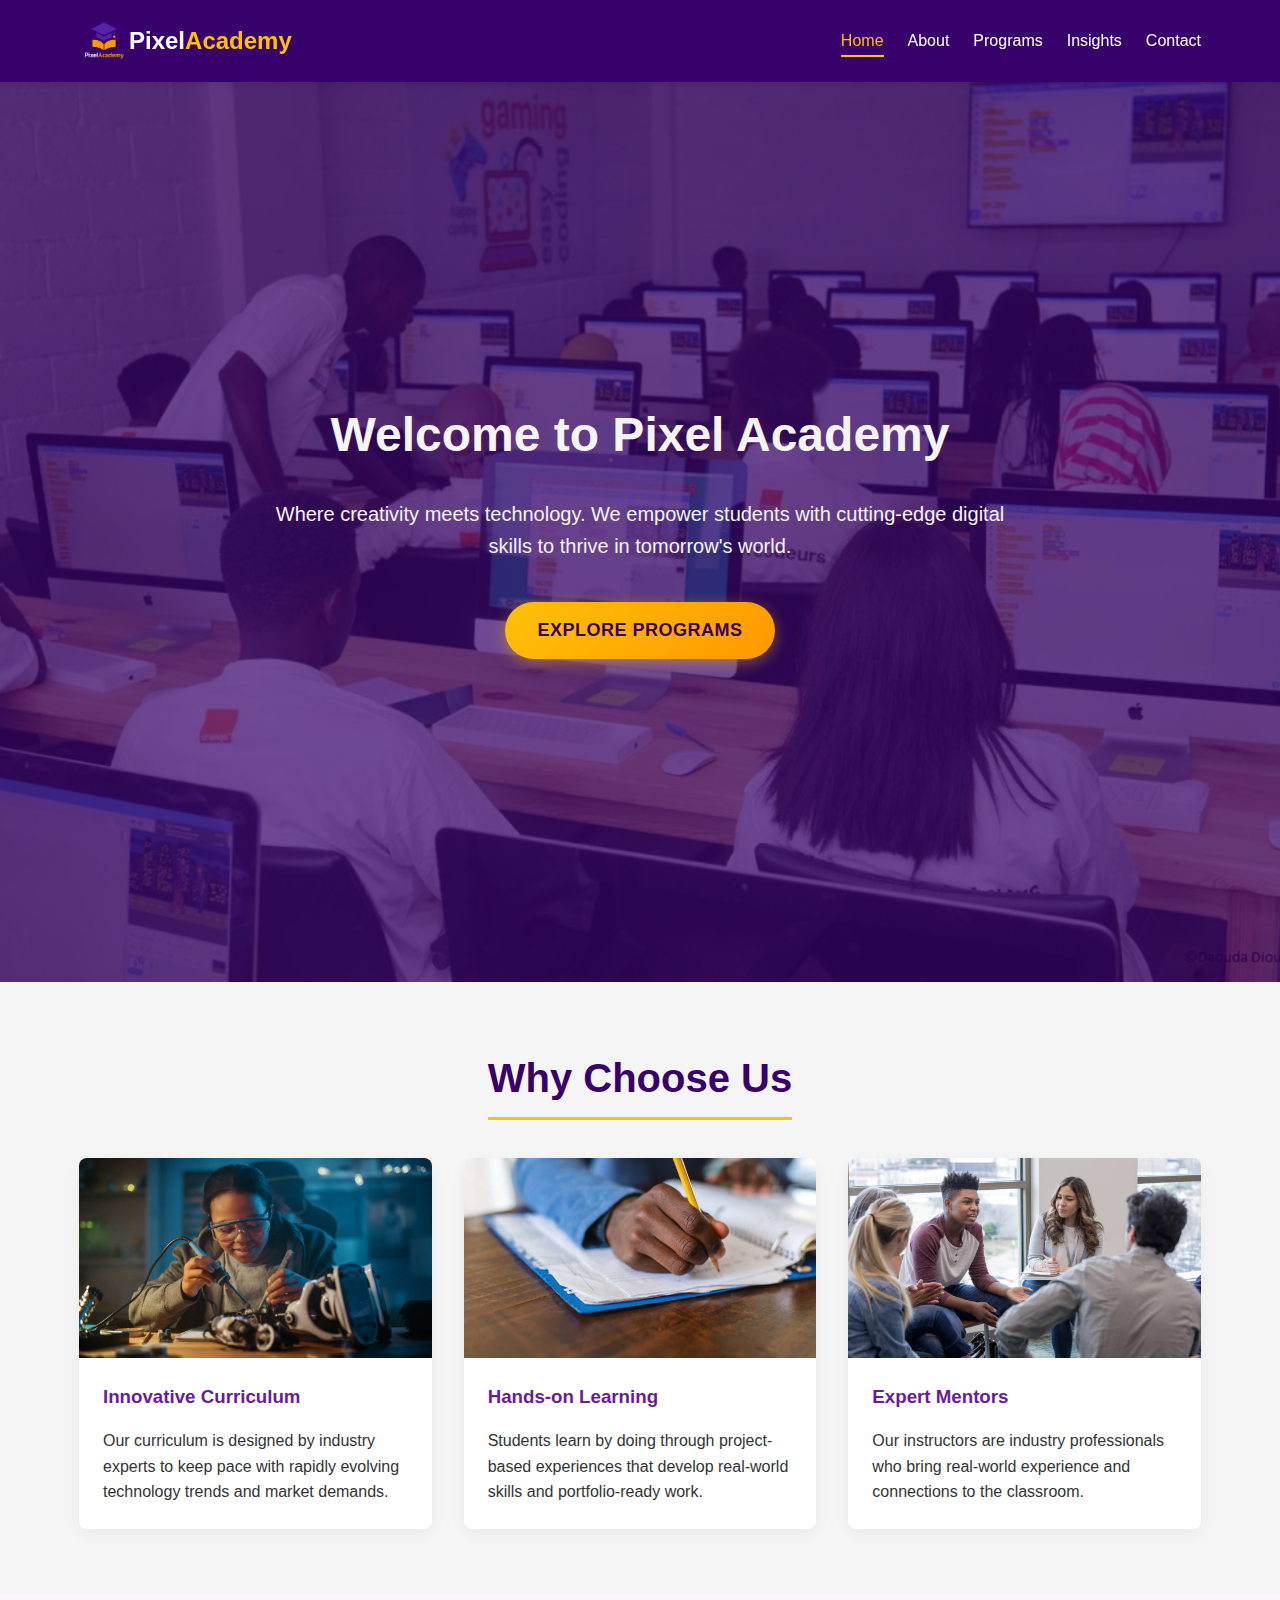
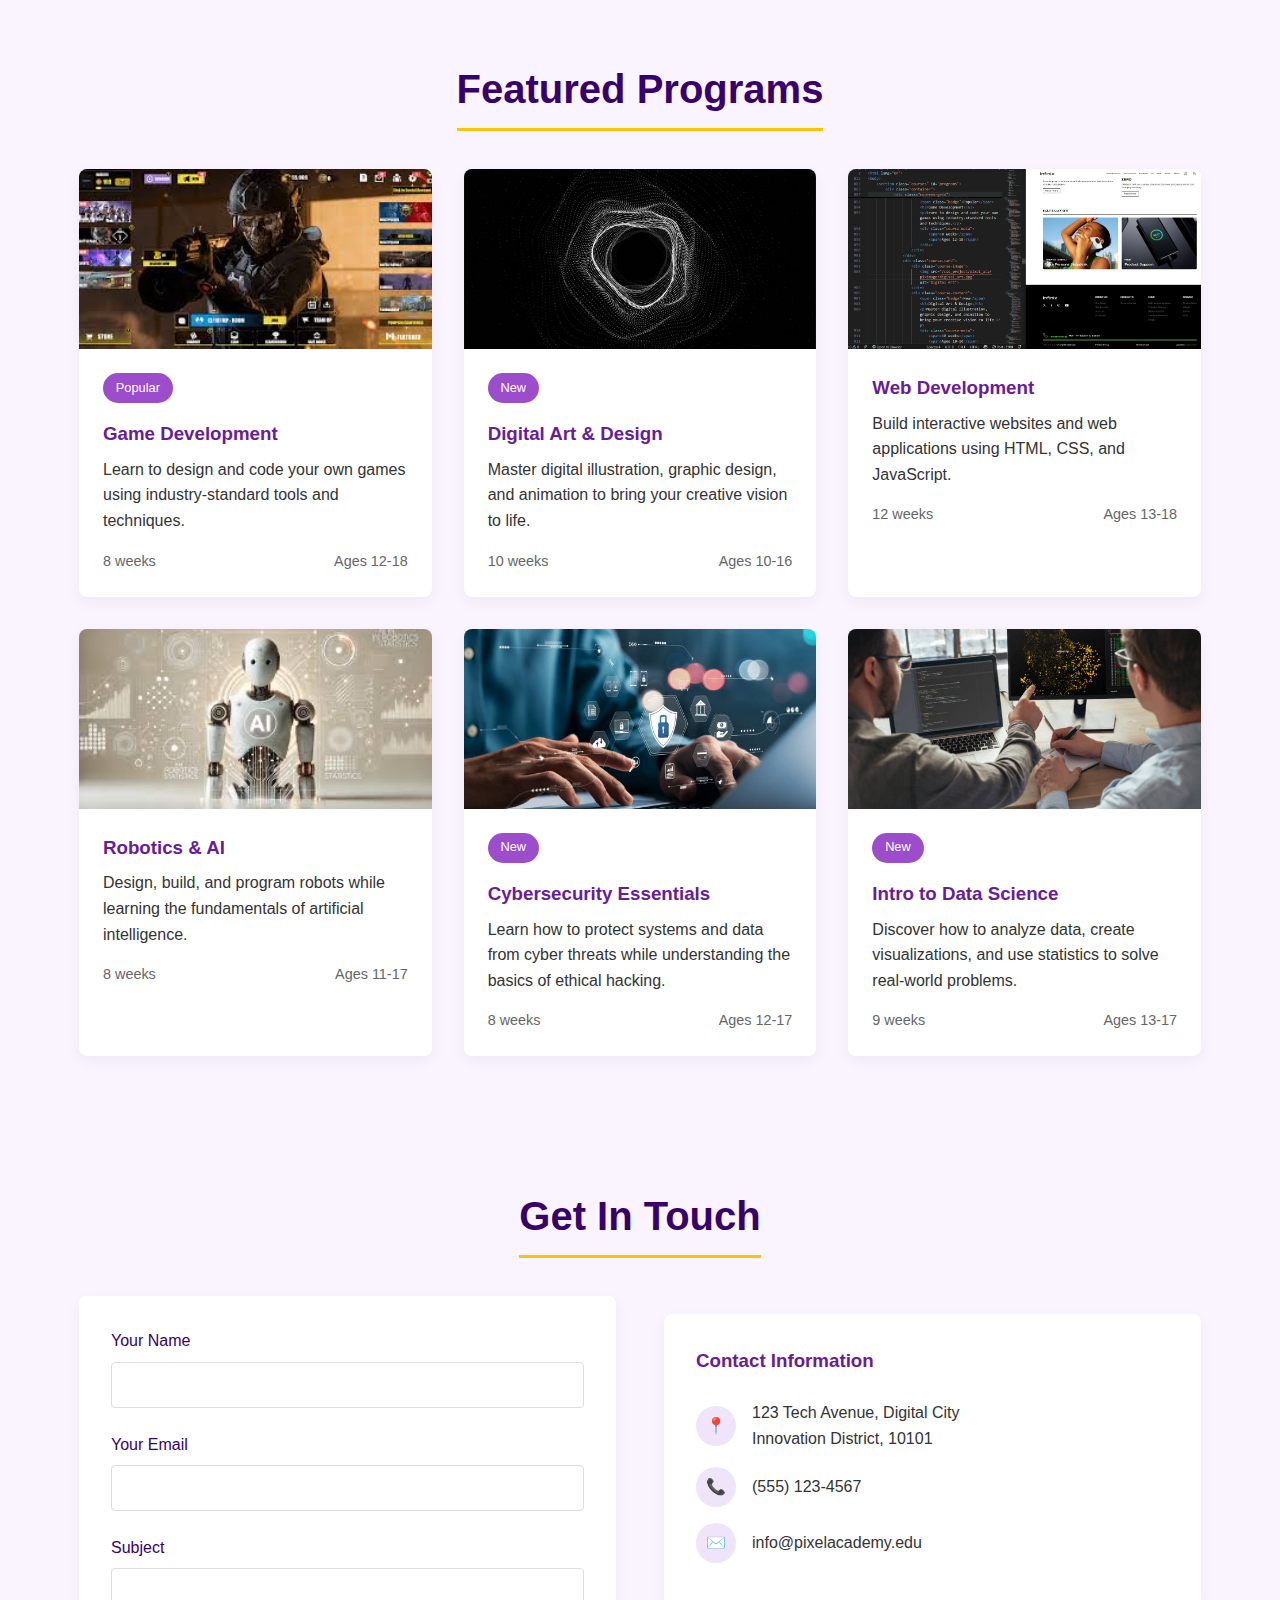
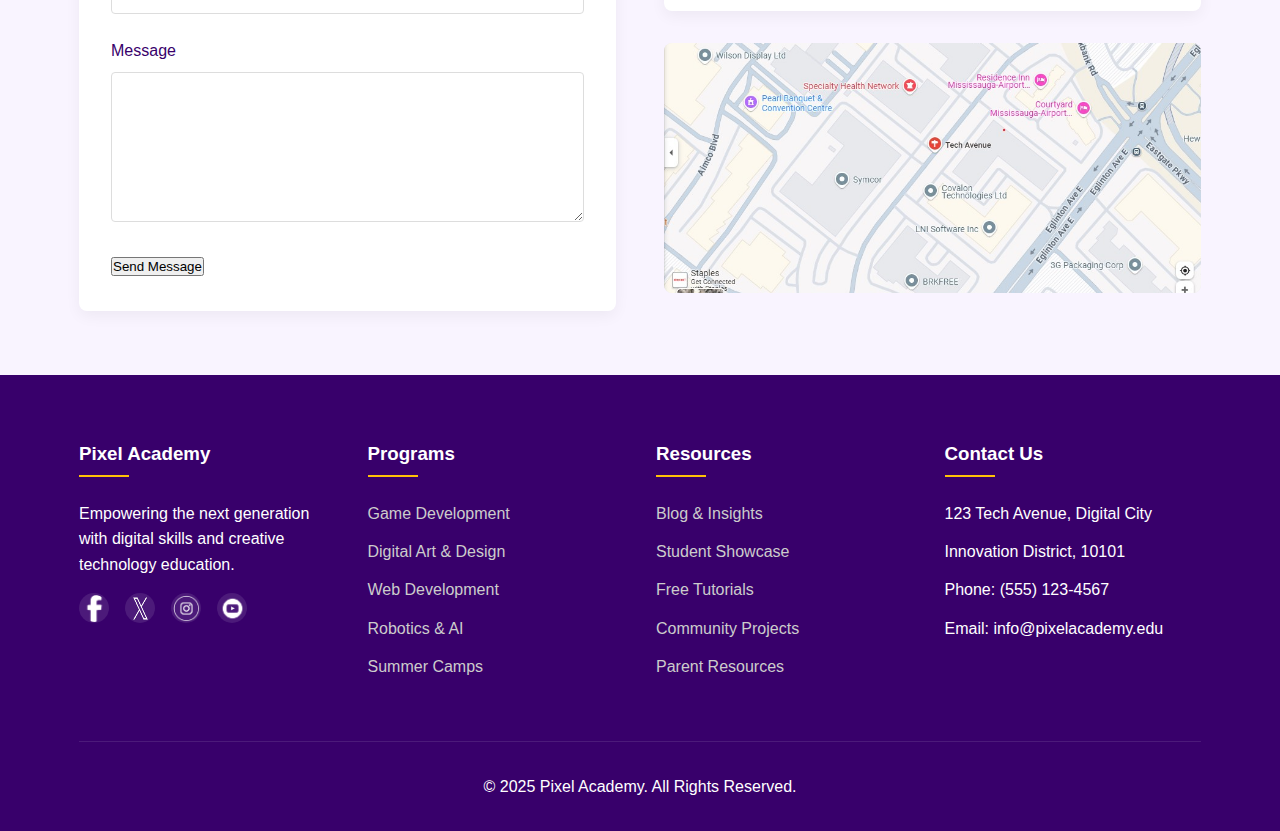
<file: index.html>
<!DOCTYPE html>
<html lang="en">
<head>
    <meta charset="UTF-8">
    <meta name="viewport" content="width=device-width, initial-scale=1.0">
    <title>Pixel Academy</title>
    <link rel="stylesheet" href="style.css">
   <link rel="icon" href="piximage/favc.jpg" type="image/png" />
</head>

<body>

    <nav>
        <div class="container nav-container">
            <a href="index.html" class="logo"><img src="piximage/fav.png" alt="">    Pixel <span>Academy</span> </a>
            <button class="hamburger">☰</button>
            <ul class="nav-links">
                <li><a href="index.html" >Home</a></li>
                <li><a href="about.html">About</a></li>
                <li><a href="programs.html">Programs</a></li>
                <li><a href="insight.html">Insights</a></li>
                <li><a href="contact.html">Contact</a></li>
            </ul>
        </div>
    </nav>
 <section class="hero">
        <img src="piximage/Students learning digital skills.jpg" alt="Pixel Academy Background" class="hero-bg">
        <div class="hero-overlay"></div>
        <div class="hero-content">
            <h1>Welcome to Pixel Academy</h1>
            <p>Where creativity meets technology. We empower students with cutting-edge digital skills to thrive in tomorrow's world.</p>
            <a href="#programs" class="cta-button">Explore Programs</a>
        </div>
    </section>

    <section class="features">
        <div class="container">
            <div class="section-title">
                <h2>Why Choose Us</h2>
            </div>
            <div class="features-grid">
                <div class="feature-card">
                    <div class="feature-image">
                        <img src="piximage/inovation.jpeg" alt="Innovation">
                    </div>
                    <div class="feature-content">
                        <h3>Innovative Curriculum</h3>
                        <p>Our curriculum is designed by industry experts to keep pace with rapidly evolving technology trends and market demands.</p>
                    </div>
                </div>
                <div class="feature-card">
                    <div class="feature-image">
                        <img src="piximage/hand_on_deck.jpg" alt="Hands-on Learning">
                    </div>
                    <div class="feature-content">
                        <h3>Hands-on Learning</h3>
                        <p>Students learn by doing through project-based experiences that develop real-world skills and portfolio-ready work.</p>
                    </div>
                </div>
                <div class="feature-card">
                    <div class="feature-image">
                        <img src="piximage/mentor.jpg" alt="Expert Mentors">
                    </div>
                    <div class="feature-content">
                        <h3>Expert Mentors</h3>
                        <p>Our instructors are industry professionals who bring real-world experience and connections to the classroom.</p>
                    </div>
                </div>
            </div>
        </div>
    </section>

    <section class="courses" id="programs">
        <div class="container">
            <div class="section-title">
                <h2>Featured Programs</h2>
            </div>
            <div class="courses-grid">
                <div class="course-card">
                    <div class="course-image">
                        <img src="piximage/game_dev.jpeg" alt="Game Development">
                    </div>
                    <div class="course-content">
                        <span class="badge">Popular</span>
                        <h3>Game Development</h3>
                        <p>Learn to design and code your own games using industry-standard tools and techniques.</p>
                        <div class="course-meta">
                            <span>8 weeks</span>
                            <span>Ages 12-18</span>
                        </div>
                    </div>
                </div>
                <div class="course-card">
                    <div class="course-image">
                        <img src="piximage/digital_art.jpg" alt="Digital Art">
                    </div>
                    <div class="course-content">
                        <span class="badge">New</span>
                        <h3>Digital Art & Design</h3>
                        <p>Master digital illustration, graphic design, and animation to bring your creative vision to life.</p>
                        <div class="course-meta">
                            <span>10 weeks</span>
                            <span>Ages 10-16</span>
                        </div>
                    </div>
                </div>
                <div class="course-card">
                    <div class="course-image">
                        <img src="piximage/web_dev.jpg" alt="Web Development">
                    </div>
                    <div class="course-content">
                        <h3>Web Development</h3>
                        <p>Build interactive websites and web applications using HTML, CSS, and JavaScript.</p>
                        <div class="course-meta">
                            <span>12 weeks</span>
                            <span>Ages 13-18</span>
                        </div>
                    </div>
                </div>
                <div class="course-card">
                    <div class="course-image">
                        <img src="piximage/robotics.jpeg" alt="Robotics">
                    </div>
                    <div class="course-content">
                        <h3>Robotics & AI</h3>
                        <p>Design, build, and program robots while learning the fundamentals of artificial intelligence.</p>
                        <div class="course-meta">
                            <span>8 weeks</span>
                            <span>Ages 11-17</span>
                        </div>
                    </div>
                </div>

                <div class="course-card">
    <div class="course-image">
        <img src="piximage/cyber.jpg" alt="Cybersecurity">
    </div>
    <div class="course-content">
        <span class="badge">New</span>
        <h3>Cybersecurity Essentials</h3>
        <p>Learn how to protect systems and data from cyber threats while understanding the basics of ethical hacking.</p>
        <div class="course-meta">
            <span>8 weeks</span>
            <span>Ages 12-17</span>
        </div>
    </div>
</div>

<div class="course-card">
    <div class="course-image">
        <img src="piximage/data_sci.jpg" alt="Data Science">
    </div>
    <div class="course-content">
        <span class="badge">New</span>
        <h3>Intro to Data Science</h3>
        <p>Discover how to analyze data, create visualizations, and use statistics to solve real-world problems.</p>
        <div class="course-meta">
            <span>9 weeks</span>
            <span>Ages 13-17</span>
        </div>
    </div>
</div>

            </div>
        </div>
    </section>

    <section class="contact-section" id="contact">
        <div class="container">
            <div class="section-title">
                <h2>Get In Touch</h2>
            </div>
            <div class="contact-grid">
                <div class="contact-form">
                    <form>
                        <div class="form-group">
                            <label for="name">Your Name</label>
                            <input type="text" id="name" class="form-control" required>
                        </div>
                        <div class="form-group">
                            <label for="email">Your Email</label>
                            <input type="email" id="email" class="form-control" required>
                        </div>
                        <div class="form-group">
                            <label for="subject">Subject</label>
                            <input type="text" id="subject" class="form-control" required>
                        </div>
                        <div class="form-group">
                            <label for="message">Message</label>
                            <textarea id="message" class="form-control" required></textarea>
                        </div>
                        <button type="submit" class="btn">Send Message</button>
                    </form>
                </div>
                <div class="contact-info">
                    <div class="contact-card">
                        <h3>Contact Information</h3>
                        <div class="contact-item">
                            <div class="contact-icon">📍</div>
                            <div>
                                <p>123 Tech Avenue, Digital City</p>
                                <p>Innovation District, 10101</p>
                            </div>
                        </div>
                        <div class="contact-item">
                            <div class="contact-icon">📞</div>
                            <div>
                                <p>(555) 123-4567</p>
                            </div>
                        </div>
                        <div class="contact-item">
                            <div class="contact-icon">✉️</div>
                            <div>
                                <p>info@pixelacademy.edu</p>
                            </div>
                        </div>
                    </div>
                    <div class="map">
                        <!-- Map placeholder -->
                        <img src="piximage/map.jpg" alt="Map location" style="width:100%; height:100%; object-fit:cover;">
                    </div>
                </div>
            </div>
        </div>
    </section>


    <!-- Footer -->
    <footer>
        <div class="container">
            <div class="footer-grid">
                <div class="footer-column">
                    <h3>Pixel Academy</h3>
                    <p>Empowering the next generation with digital skills and creative technology education.</p>
                    <div class="social-links">
                        <a href="#" class="social-link"><img src="piximage/facebook.png" alt=""></a>
                        <a href="#" class="social-link"><img src="piximage/x.png" alt=""></a>
                        <a href="#" class="social-link"><img src="piximage/ig.png" alt=""></a>
                        <a href="#" class="social-link"><img src="piximage/youtube.png" alt=""></a>
                    </div>
                </div>
                <div class="footer-column">
                    <h3>Programs</h3>
                    <ul class="footer-links">
                        <li><a href="#">Game Development</a></li>
                        <li><a href="#">Digital Art & Design</a></li>
                        <li><a href="#">Web Development</a></li>
                        <li><a href="#">Robotics & AI</a></li>
                        <li><a href="#">Summer Camps</a></li>
                    </ul>
                </div>
                <div class="footer-column">
                    <h3>Resources</h3>
                    <ul class="footer-links">
                        <li><a href="#">Blog & Insights</a></li>
                        <li><a href="#">Student Showcase</a></li>
                        <li><a href="#">Free Tutorials</a></li>
                        <li><a href="#">Community Projects</a></li>
                        <li><a href="#">Parent Resources</a></li>
                    </ul>
                </div>
                <div class="footer-column">
                    <h3>Contact Us</h3>
                    <ul class="footer-links">
                        <li>123 Tech Avenue, Digital City</li>
                        <li>Innovation District, 10101</li>
                        <li>Phone: (555) 123-4567</li>
                        <li>Email: info@pixelacademy.edu</li>
                    </ul>
                </div>
            </div>
            <div class="footer-bottom">
                <p>&copy; 2025 Pixel Academy. All Rights Reserved.</p>
            </div>
        </div>
    </footer>

    <script>
       // Simple JavaScript to handle hamburger menu toggle
document.addEventListener('DOMContentLoaded', function() {
    // Get elements
    const hamburger = document.querySelector('.hamburger');
    const navLinks = document.querySelector('.nav-links');
    const navItems = document.querySelectorAll('.nav-links a');
    
    // Toggle mobile menu when hamburger is clicked
    hamburger.addEventListener('click', function() {
        navLinks.classList.toggle('active');
    });
    
    // Highlight active navigation link based on current page
    const currentPage = window.location.pathname.split('/').pop() || 'index.html';
    
    navItems.forEach(item => {
        // Add active class to current page link
        if (item.getAttribute('href') === currentPage) {
            item.classList.add('active');
        }
        
        // Close mobile menu when a link is clicked
        item.addEventListener('click', function() {
            navLinks.classList.remove('active');
        });
    });
});
        
    </script>
</body>
</html>
</file>
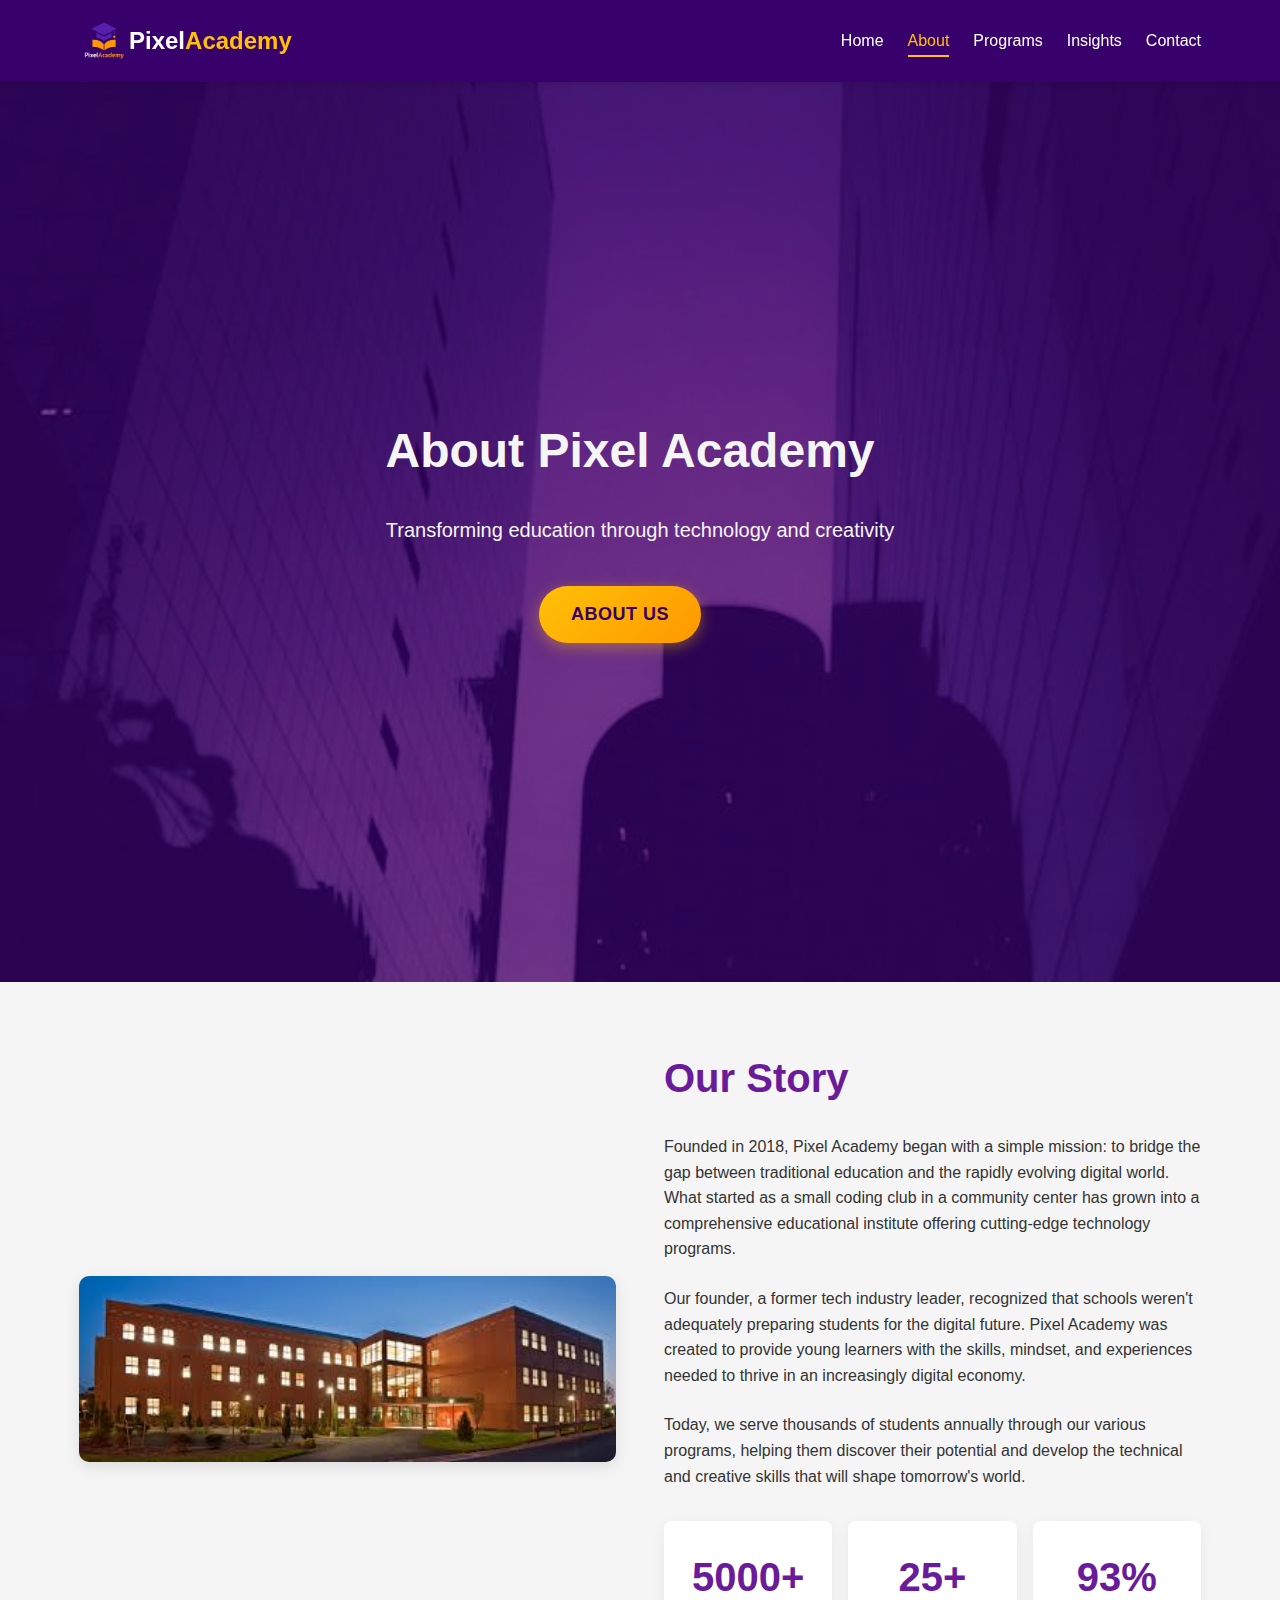
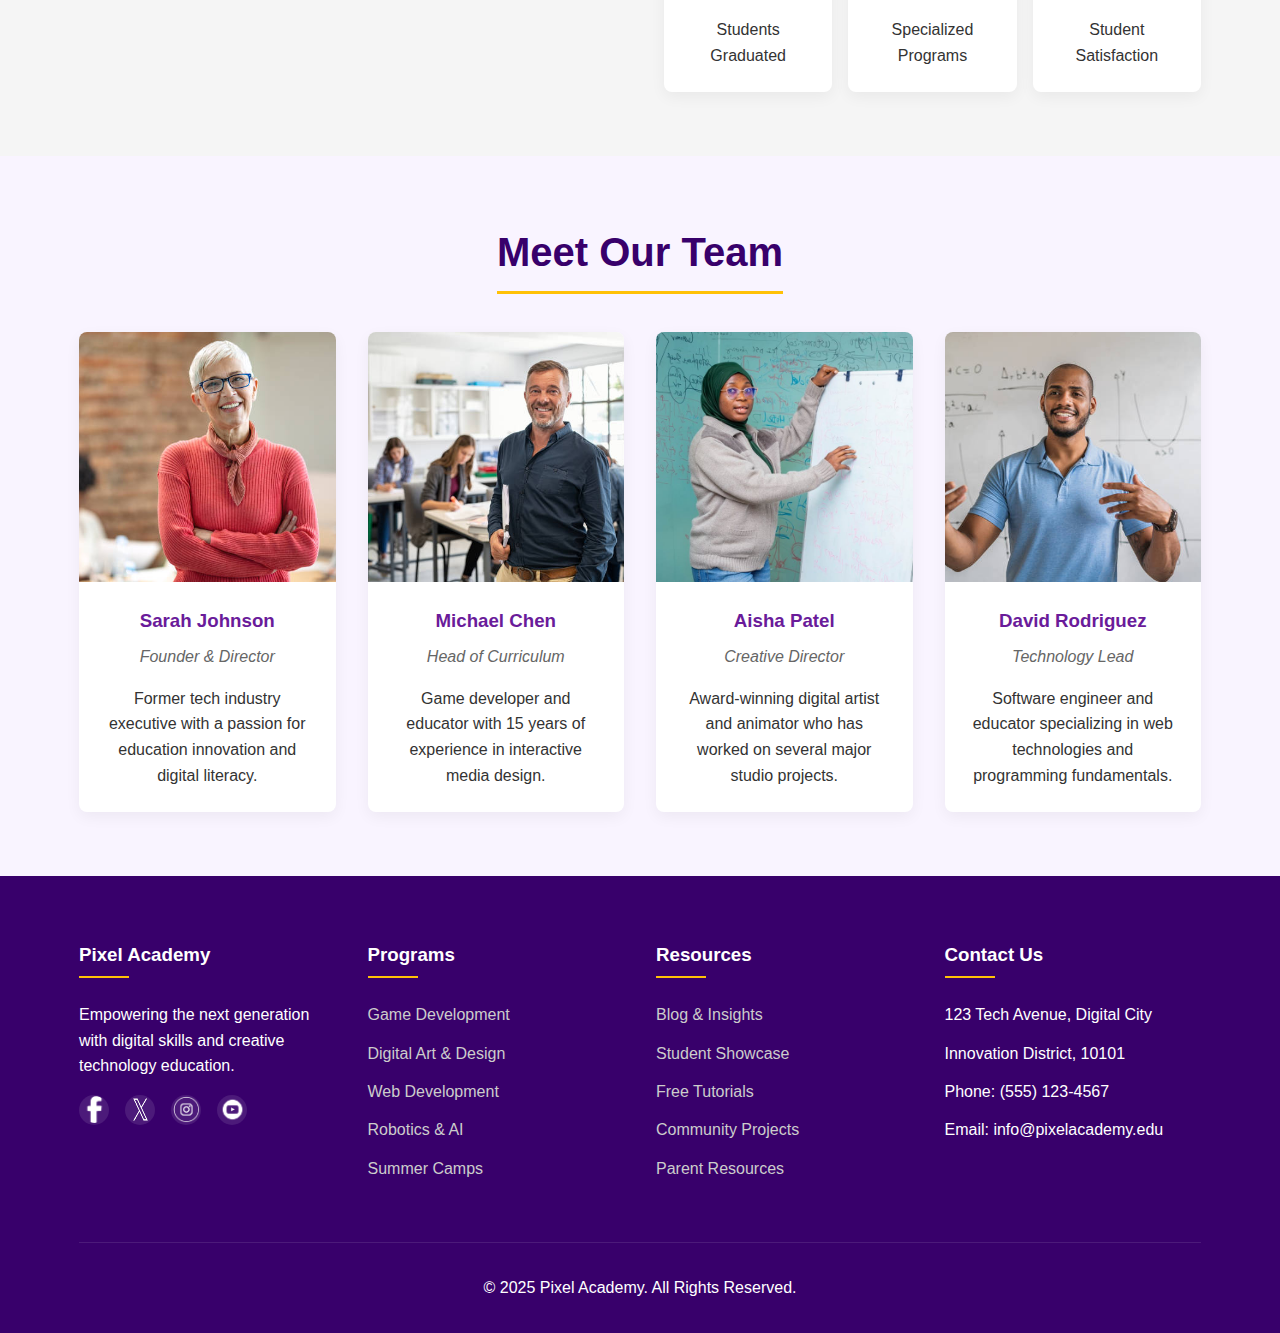
<file: about.html>
<!DOCTYPE html>
<html lang="en">
<head>
    <meta charset="UTF-8">
    <meta name="viewport" content="width=device-width, initial-scale=1.0">
    <title>Pixel Academy</title>
    <link rel="stylesheet" href="style.css">
    <link rel="icon" href="piximage/favc.jpg" type="image/png" />
</head>
<body>
    <style>
        .hero-content h1{
         
            padding-right: 20px;
    }
    .cta-button{
        margin-right: 40px;
    }
    @media screen and (max-width: 480px) {
       .hero-content p {
            font-size: 1.25rem;
            margin-bottom: 2.5rem;
            line-height: 1.6;
            padding-right: 35px;
            
        }

     }
    </style>
    <nav>
        <div class="container nav-container">
           <a href="index.html" class="logo"><img src="piximage/fav.png" alt="">    Pixel <span>Academy</span> </a>
            <button class="hamburger">☰</button>
            <ul class="nav-links">
                <li><a href="index.html" >Home</a></li>
                <li><a href="about.html">About</a></li>
                <li><a href="programs.html">Programs</a></li>
                <li><a href="insight.html">Insights</a></li>
                <li><a href="contact.html">Contact</a></li>
            </ul>
        </div>
    </nav>
          <section class="hero">
        <img src="piximage/about.jpeg" alt="Pixel Academy Background" class="hero-bg">
        <div class="hero-overlay"></div>
        <div class="hero-content">
            <h1>About Pixel Academy</h1>
                <p>Transforming education through technology and creativity</p>
            <a href="#about" class="cta-button">About us</a>
        </div>
    </section>

        <section class="about-section"id="about">
            <div class="container">
                <div class="about-content">
                    <div class="about-image">
                        <img src="piximage/academy.jpeg" alt="About Pixel Academy">
                    </div>
                    <div class="about-text">
                        <h2>Our Story</h2>
                        <p>Founded in 2018, Pixel Academy began with a simple mission: to bridge the gap between traditional education and the rapidly evolving digital world. What started as a small coding club in a community center has grown into a comprehensive educational institute offering cutting-edge technology programs.</p>
                        <p>Our founder, a former tech industry leader, recognized that schools weren't adequately preparing students for the digital future. Pixel Academy was created to provide young learners with the skills, mindset, and experiences needed to thrive in an increasingly digital economy.</p>
                        <p>Today, we serve thousands of students annually through our various programs, helping them discover their potential and develop the technical and creative skills that will shape tomorrow's world.</p>
                        <div class="stats-grid">
                            <div class="stat-item">
                                <div class="stat-number">5000+</div>
                                <div class="stat-label">Students Graduated</div>
                            </div>
                            <div class="stat-item">
                                <div class="stat-number">25+</div>
                                <div class="stat-label">Specialized Programs</div>
                            </div>
                            <div class="stat-item">
                                <div class="stat-number">93%</div>
                                <div class="stat-label">Student Satisfaction</div>
                            </div>
                        </div>
                    </div>
                </div>
            </div>
        </section>

        <section class="team-section">
            <div class="container">
                <div class="section-title">
                    <h2>Meet Our Team</h2>
                </div>
                <div class="team-grid">
                    <div class="team-card">
                        <div class="team-image">
                            <img src="piximage/team4.jpg" alt="Team Member">
                        </div>
                        <div class="team-content">
                            <h3>Sarah Johnson</h3>
                            <div class="team-position">Founder & Director</div>
                            <p>Former tech industry executive with a passion for education innovation and digital literacy.</p>
                        </div>
                    </div>
                    <div class="team-card">
                        <div class="team-image">
                            <img src="piximage/team1.jpg" alt="Team Member">
                        </div>
                        <div class="team-content">
                            <h3>Michael Chen</h3>
                            <div class="team-position">Head of Curriculum</div>
                            <p>Game developer and educator with 15 years of experience in interactive media design.</p>
                        </div>
                    </div>
                    <div class="team-card">
                        <div class="team-image">
                            <img src="piximage/team3.jpg" alt="Team Member">
                        </div>
                        <div class="team-content">
                            <h3>Aisha Patel</h3>
                            <div class="team-position">Creative Director</div>
                            <p>Award-winning digital artist and animator who has worked on several major studio projects.</p>
                        </div>
                    </div>
                    <div class="team-card">
                        <div class="team-image">
                            <img src="piximage/team2.jpg" alt="Team Member">
                        </div>
                        <div class="team-content">
                            <h3>David Rodriguez</h3>
                            <div class="team-position">Technology Lead</div>
                            <p>Software engineer and educator specializing in web technologies and programming fundamentals.</p>
                        </div>
                    </div>
                </div>
            </div>
        </section>
      <footer>
        <div class="container">
            <div class="footer-grid">
                <div class="footer-column">
                    <h3>Pixel Academy</h3>
                    <p>Empowering the next generation with digital skills and creative technology education.</p>
                    <div class="social-links">
                        <a href="#" class="social-link"><img src="piximage/facebook.png" alt=""></a>
                        <a href="#" class="social-link"><img src="piximage/x.png" alt=""></a>
                        <a href="#" class="social-link"><img src="piximage/ig.png" alt=""></a>
                        <a href="#" class="social-link"><img src="piximage/youtube.png" alt=""></a>
                    </div>
                </div>
                <div class="footer-column">
                    <h3>Programs</h3>
                    <ul class="footer-links">
                        <li><a href="#">Game Development</a></li>
                        <li><a href="#">Digital Art & Design</a></li>
                        <li><a href="#">Web Development</a></li>
                        <li><a href="#">Robotics & AI</a></li>
                        <li><a href="#">Summer Camps</a></li>
                    </ul>
                </div>
                <div class="footer-column">
                    <h3>Resources</h3>
                    <ul class="footer-links">
                        <li><a href="#">Blog & Insights</a></li>
                        <li><a href="#">Student Showcase</a></li>
                        <li><a href="#">Free Tutorials</a></li>
                        <li><a href="#">Community Projects</a></li>
                        <li><a href="#">Parent Resources</a></li>
                    </ul>
                </div>
                <div class="footer-column">
                    <h3>Contact Us</h3>
                    <ul class="footer-links">
                        <li>123 Tech Avenue, Digital City</li>
                        <li>Innovation District, 10101</li>
                        <li>Phone: (555) 123-4567</li>
                        <li>Email: info@pixelacademy.edu</li>
                    </ul>
                </div>
            </div>
            <div class="footer-bottom">
                <p>&copy; 2025 Pixel Academy. All Rights Reserved.</p>
            </div>
        </div>
    </footer>
</body>
<script>
    // Simple JavaScript to handle hamburger menu toggle
document.addEventListener('DOMContentLoaded', function() {
    // Get elements
    const hamburger = document.querySelector('.hamburger');
    const navLinks = document.querySelector('.nav-links');
    const navItems = document.querySelectorAll('.nav-links a');
    
    // Toggle mobile menu when hamburger is clicked
    hamburger.addEventListener('click', function() {
        navLinks.classList.toggle('active');
    });
    
    // Highlight active navigation link based on current page
    const currentPage = window.location.pathname.split('/').pop() || 'index.html';
    
    navItems.forEach(item => {
        // Add active class to current page link
        if (item.getAttribute('href') === currentPage) {
            item.classList.add('active');
        }
        
        // Close mobile menu when a link is clicked
        item.addEventListener('click', function() {
            navLinks.classList.remove('active');
        });
    });
});
</script>
</html>
</file>
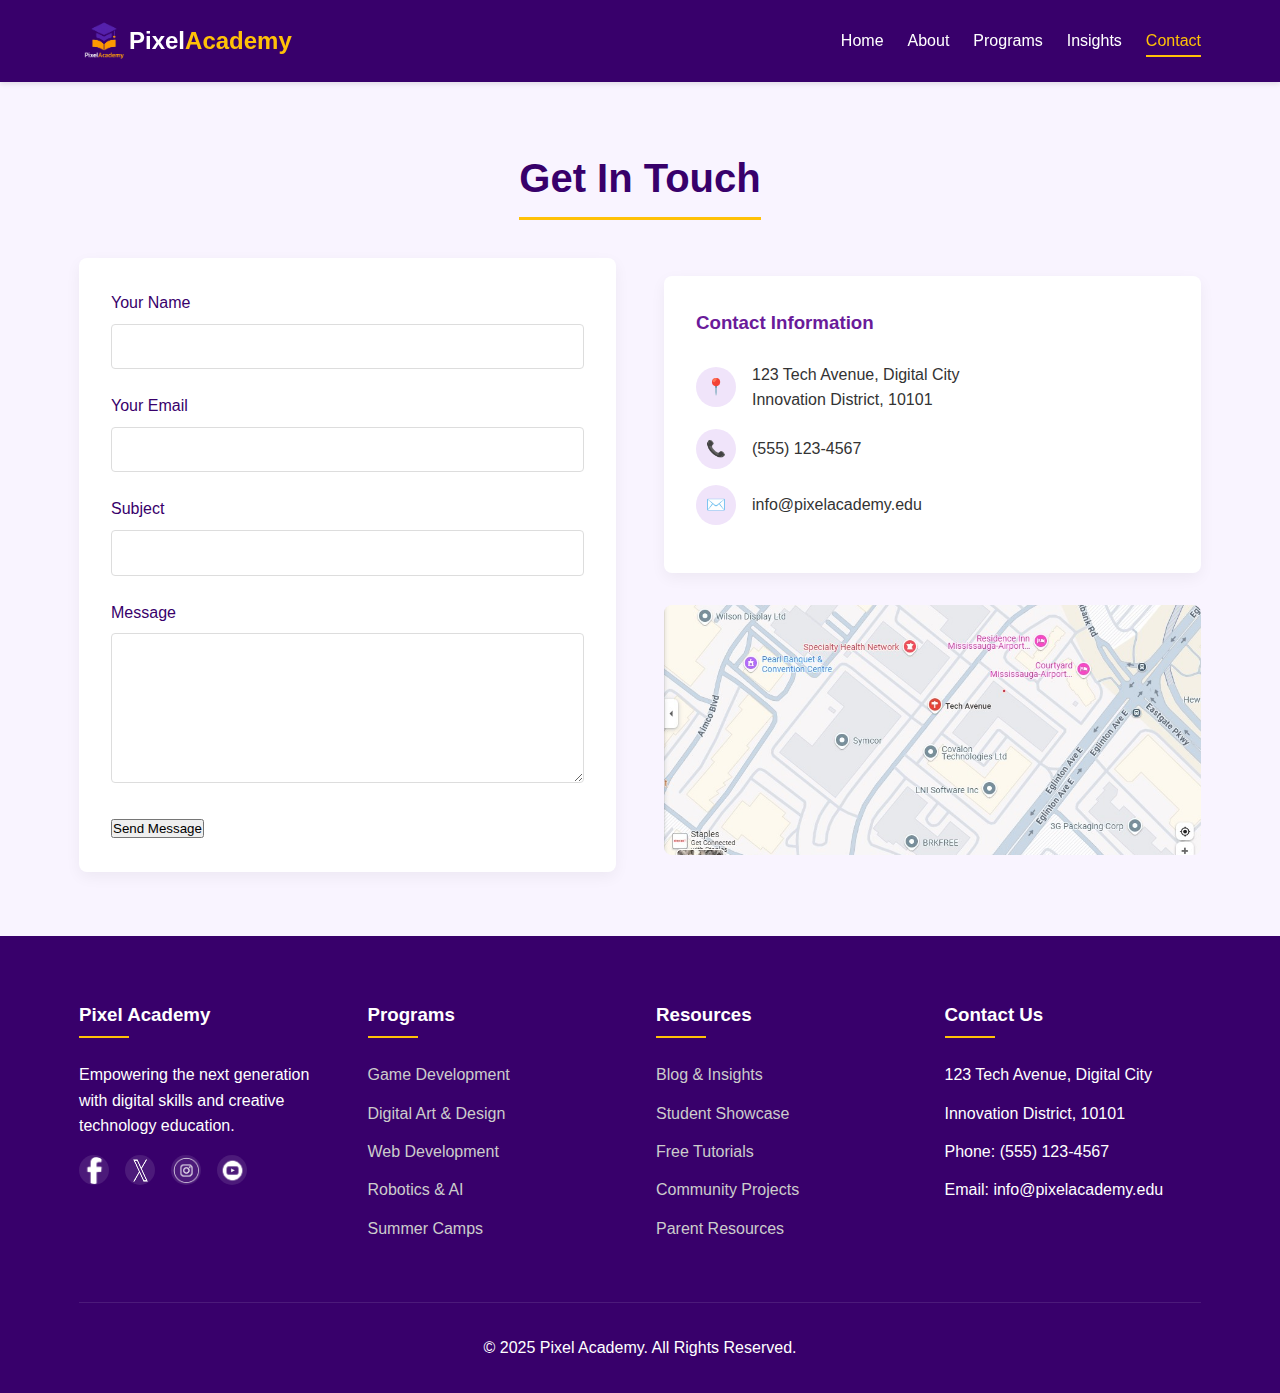
<file: contact.html>
<!DOCTYPE html>
 <html lang="en">
 <head>
    <meta charset="UTF-8">
    <meta name="viewport" content="width=device-width, initial-scale=1.0">
    <title>Pixel Academy</title>
    <link rel="stylesheet" href="style.css">
    <link rel="icon" href="piximage/favc.jpg" type="image/jpg" />
 </head>
 <body>
    <nav>
        <div class="container nav-container">
             <a href="index.html" class="logo"><img src="piximage/fav.png" alt="">    Pixel <span>Academy</span> </a>
            <button class="hamburger">☰</button>
            <ul class="nav-links">
                <li><a href="index.html" >Home</a></li>
                <li><a href="about.html">About</a></li>
                <li><a href="programs.html">Programs</a></li>
                <li><a href="insight.html">Insights</a></li>
                <li><a href="contact.html">Contact</a></li>
            </ul>
        </div>
    </nav>
    <section class="contact-section" id="contact">
        <div class="container">
            <div class="section-title">
                <h2>Get In Touch</h2>
            </div>
            <div class="contact-grid">
                <div class="contact-form">
                    <form>
                        <div class="form-group">
                            <label for="name">Your Name</label>
                            <input type="text" id="name" class="form-control" required>
                        </div>
                        <div class="form-group">
                            <label for="email">Your Email</label>
                            <input type="email" id="email" class="form-control" required>
                        </div>
                        <div class="form-group">
                            <label for="subject">Subject</label>
                            <input type="text" id="subject" class="form-control" required>
                        </div>
                        <div class="form-group">
                            <label for="message">Message</label>
                            <textarea id="message" class="form-control" required></textarea>
                        </div>
                        <button type="submit" class="btn">Send Message</button>
                    </form>
                </div>
                <div class="contact-info">
                    <div class="contact-card">
                        <h3>Contact Information</h3>
                        <div class="contact-item">
                            <div class="contact-icon">📍</div>
                            <div>
                                <p>123 Tech Avenue, Digital City</p>
                                <p>Innovation District, 10101</p>
                            </div>
                        </div>
                        <div class="contact-item">
                            <div class="contact-icon">📞</div>
                            <div>
                                <p>(555) 123-4567</p>
                            </div>
                        </div>
                        <div class="contact-item">
                            <div class="contact-icon">✉️</div>
                            <div>
                                <p>info@pixelacademy.edu</p>
                            </div>
                        </div>
                    </div>
                    <div class="map">
                        <!-- Map placeholder -->
                        <img src="piximage/map.jpg" alt="Map location" style="width:100%; height:100%; object-fit:cover;">
                    </div>
                </div>
            </div>
        </div>
    </section>
       <footer>
        <div class="container">
            <div class="footer-grid">
                <div class="footer-column">
                    <h3>Pixel Academy</h3>
                    <p>Empowering the next generation with digital skills and creative technology education.</p>
                    <div class="social-links">
                        <a href="#" class="social-link"><img src="piximage/facebook.png" alt=""></a>
                        <a href="#" class="social-link"><img src="piximage/x.png" alt=""></a>
                        <a href="#" class="social-link"><img src="piximage/ig.png" alt=""></a>
                        <a href="#" class="social-link"><img src="piximage/youtube.png" alt=""></a>
                    </div>
                </div>
                <div class="footer-column">
                    <h3>Programs</h3>
                    <ul class="footer-links">
                        <li><a href="#">Game Development</a></li>
                        <li><a href="#">Digital Art & Design</a></li>
                        <li><a href="#">Web Development</a></li>
                        <li><a href="#">Robotics & AI</a></li>
                        <li><a href="#">Summer Camps</a></li>
                    </ul>
                </div>
                <div class="footer-column">
                    <h3>Resources</h3>
                    <ul class="footer-links">
                        <li><a href="#">Blog & Insights</a></li>
                        <li><a href="#">Student Showcase</a></li>
                        <li><a href="#">Free Tutorials</a></li>
                        <li><a href="#">Community Projects</a></li>
                        <li><a href="#">Parent Resources</a></li>
                    </ul>
                </div>
                <div class="footer-column">
                    <h3>Contact Us</h3>
                    <ul class="footer-links">
                        <li>123 Tech Avenue, Digital City</li>
                        <li>Innovation District, 10101</li>
                        <li>Phone: (555) 123-4567</li>
                        <li>Email: info@pixelacademy.edu</li>
                    </ul>
                </div>
            </div>
            <div class="footer-bottom">
                <p>&copy; 2025 Pixel Academy. All Rights Reserved.</p>
            </div>
        </div>
    </footer>
 </body>
 <script>
     // Simple JavaScript to handle hamburger menu toggle
document.addEventListener('DOMContentLoaded', function() {
    // Get elements
    const hamburger = document.querySelector('.hamburger');
    const navLinks = document.querySelector('.nav-links');
    const navItems = document.querySelectorAll('.nav-links a');
    
    // Toggle mobile menu when hamburger is clicked
    hamburger.addEventListener('click', function() {
        navLinks.classList.toggle('active');
    });
    
    // Highlight active navigation link based on current page
    const currentPage = window.location.pathname.split('/').pop() || 'index.html';
    
    navItems.forEach(item => {
        // Add active class to current page link
        if (item.getAttribute('href') === currentPage) {
            item.classList.add('active');
        }
        
        // Close mobile menu when a link is clicked
        item.addEventListener('click', function() {
            navLinks.classList.remove('active');
        });
    });
});
                </script>
 </html>
</file>
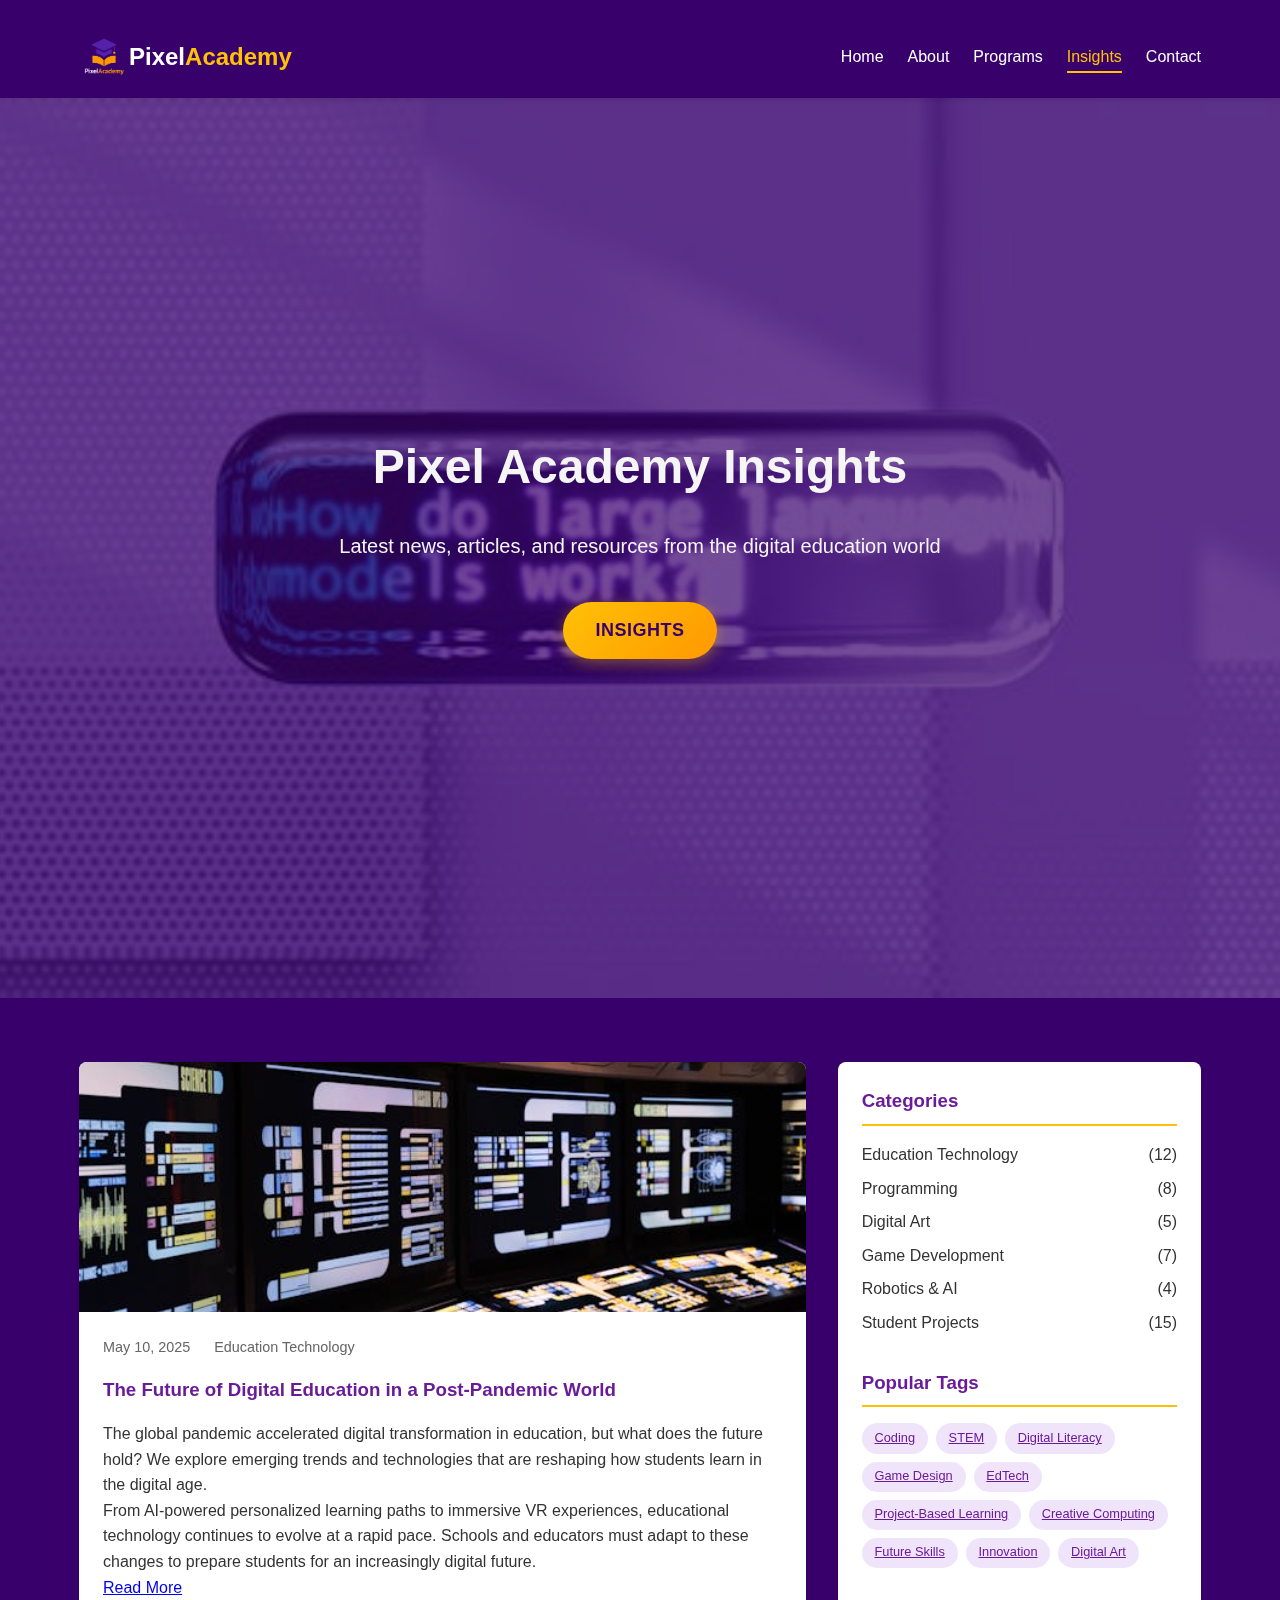
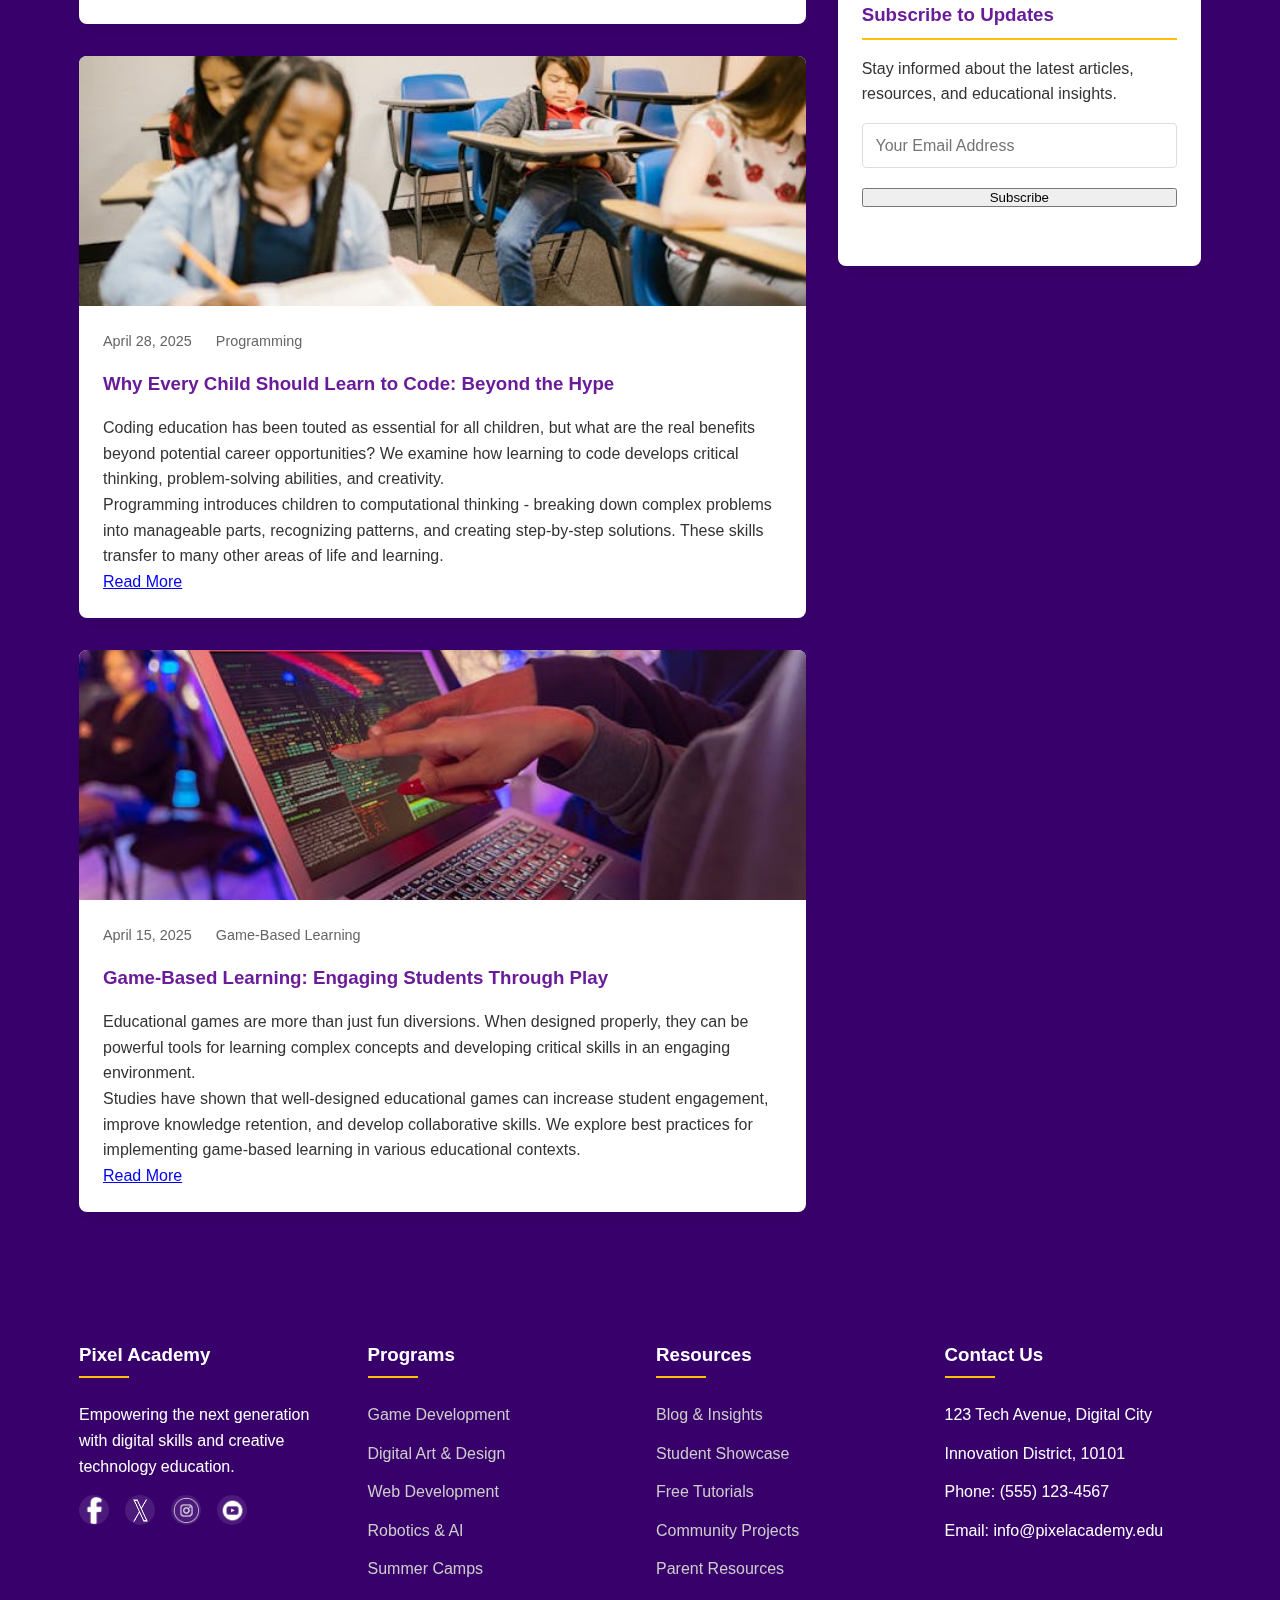
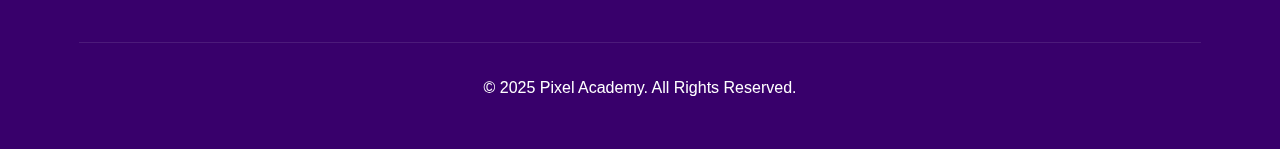
<file: insight.html>
<!DOCTYPE html>
<html lang="en">
<head>
    <meta charset="UTF-8">
    <meta name="viewport" content="width=device-width, initial-scale=1.0">
    <title>Pixel Academy</title>
    <link rel="stylesheet" href="style.css">
    <link rel="icon" href="piximage/favc.jpg" type="image/png" />
</head>
<body>
<nav>
     
       <nav>
        <div class="container nav-container">
             <a href="index.html" class="logo"><img src="piximage/fav.png" alt="">    Pixel <span>Academy</span> </a>
            <button class="hamburger">☰</button>
            <ul class="nav-links">
                <li><a href="index.html">Home</a></li>
                <li><a href="about.html">About</a></li>
                <li><a href="programs.html">Programs</a></li>
                <li><a href="insight.html">Insights</a></li>
                <li><a href="contact.html">Contact</a></li>
            </ul>
        </div>
    </nav>
       <section class="hero">
        <img src="piximage/insight.jpeg" alt="Pixel Academy Background" class="hero-bg">
        <div class="hero-overlay"></div>
        <div class="hero-content">
            <h1>Pixel Academy Insights</h1>
                <p>Latest news, articles, and resources from the digital education world</p>
            <a href="#ins" class="cta-button">insights</a>
        </div>
    </section>

        <section class="insights-section"  id="ins">
            <div class="container">
                <div class="insights-grid">
                    <div class="main-insights">
                        <div class="insight-card">
                            <div class="insight-image">
                                <img src="piximage/digital_future.jpeg" alt="Future of Digital Education">
                            </div>
                            <div class="insight-content">
                                <div class="insight-meta">
                                    <span>May 10, 2025</span>
                                    <span>Education Technology</span>
                                </div>
                                <h3>The Future of Digital Education in a Post-Pandemic World</h3>
                                <p>The global pandemic accelerated digital transformation in education, but what does the future hold? We explore emerging trends and technologies that are reshaping how students learn in the digital age.</p>
                                <p>From AI-powered personalized learning paths to immersive VR experiences, educational technology continues to evolve at a rapid pace. Schools and educators must adapt to these changes to prepare students for an increasingly digital future.</p>
                                <a href="#" class="btn">Read More</a>
                            </div>
                        </div>
                        
                        <div class="insight-card">
                            <div class="insight-image">
                                <img src="piximage/child.jpeg" alt="Coding for Kids">
                            </div>
                            <div class="insight-content">
                                <div class="insight-meta">
                                    <span>April 28, 2025</span>
                                    <span>Programming</span>
                                </div>
                                <h3>Why Every Child Should Learn to Code: Beyond the Hype</h3>
                                <p>Coding education has been touted as essential for all children, but what are the real benefits beyond potential career opportunities? We examine how learning to code develops critical thinking, problem-solving abilities, and creativity.</p>
                                <p>Programming introduces children to computational thinking - breaking down complex problems into manageable parts, recognizing patterns, and creating step-by-step solutions. These skills transfer to many other areas of life and learning.</p>
                                <a href="#" class="btn">Read More</a>
                            </div>
                        </div>
                        
                        <div class="insight-card">
                            <div class="insight-image">
                                <img src="piximage/mobile_games.jpeg" alt="Game-Based Learning">
                            </div>
                            <div class="insight-content">
                                <div class="insight-meta">
                                    <span>April 15, 2025</span>
                                    <span>Game-Based Learning</span>
                                </div>
                                <h3>Game-Based Learning: Engaging Students Through Play</h3>
                                <p>Educational games are more than just fun diversions. When designed properly, they can be powerful tools for learning complex concepts and developing critical skills in an engaging environment.</p>
                                <p>Studies have shown that well-designed educational games can increase student engagement, improve knowledge retention, and develop collaborative skills. We explore best practices for implementing game-based learning in various educational contexts.</p>
                                <a href="#" class="btn">Read More</a>
                            </div>
                        </div>
                    </div>
                    
                    <div class="insight-sidebar">
                        <div class="sidebar-section">
                            <h3>Categories</h3>
                            <ul class="category-list">
                                <li><a href="#">Education Technology <span>(12)</span></a></li>
                                <li><a href="#">Programming <span>(8)</span></a></li>
                                <li><a href="#">Digital Art <span>(5)</span></a></li>
                                <li><a href="#">Game Development <span>(7)</span></a></li>
                                <li><a href="#">Robotics & AI <span>(4)</span></a></li>
                                <li><a href="#">Student Projects <span>(15)</span></a></li>
                            </ul>
                        </div>
                        
                        <div class="sidebar-section">
                            <h3>Popular Tags</h3>
                            <div class="tag-cloud">
                                <a href="#" class="tag">Coding</a>
                                <a href="#" class="tag">STEM</a>
                                <a href="#" class="tag">Digital Literacy</a>
                                <a href="#" class="tag">Game Design</a>
                                <a href="#" class="tag">EdTech</a>
                                <a href="#" class="tag">Project-Based Learning</a>
                                <a href="#" class="tag">Creative Computing</a>
                                <a href="#" class="tag">Future Skills</a>
                                <a href="#" class="tag">Innovation</a>
                                <a href="#" class="tag">Digital Art</a>
                            </div>
                        </div>
                        
                        <div class="sidebar-section">
                            <h3>Subscribe to Updates</h3>
                            <p>Stay informed about the latest articles, resources, and educational insights.</p>
                            <form class="form-group" style="margin-top: 1rem;">
                                <input type="email" class="form-control" placeholder="Your Email Address" style="margin-bottom: 1rem;">
                                <button class="btn" style="width: 100%;">Subscribe</button>
                            </form>
                        </div>
                    </div>
                </div>
            </div>
        </section>
     <footer>
        <div class="container">
            <div class="footer-grid">
                <div class="footer-column">
                    <h3>Pixel Academy</h3>
                    <p>Empowering the next generation with digital skills and creative technology education.</p>
                    <div class="social-links">
                        <a href="#" class="social-link"><img src="piximage/facebook.png" alt=""></a>
                        <a href="#" class="social-link"><img src="piximage/x.png" alt=""></a>
                        <a href="#" class="social-link"><img src="piximage/ig.png" alt=""></a>
                        <a href="#" class="social-link"><img src="piximage/youtube.png" alt=""></a>
                    </div>
                </div>
                <div class="footer-column">
                    <h3>Programs</h3>
                    <ul class="footer-links">
                        <li><a href="#">Game Development</a></li>
                        <li><a href="#">Digital Art & Design</a></li>
                        <li><a href="#">Web Development</a></li>
                        <li><a href="#">Robotics & AI</a></li>
                        <li><a href="#">Summer Camps</a></li>
                    </ul>
                </div>
                <div class="footer-column">
                    <h3>Resources</h3>
                    <ul class="footer-links">
                        <li><a href="#">Blog & Insights</a></li>
                        <li><a href="#">Student Showcase</a></li>
                        <li><a href="#">Free Tutorials</a></li>
                        <li><a href="#">Community Projects</a></li>
                        <li><a href="#">Parent Resources</a></li>
                    </ul>
                </div>
                <div class="footer-column">
                    <h3>Contact Us</h3>
                    <ul class="footer-links">
                        <li>123 Tech Avenue, Digital City</li>
                        <li>Innovation District, 10101</li>
                        <li>Phone: (555) 123-4567</li>
                        <li>Email: info@pixelacademy.edu</li>
                    </ul>
                </div>
            </div>
            <div class="footer-bottom">
                <p>&copy; 2025 Pixel Academy. All Rights Reserved.</p>
            </div>
        </div>
    </footer>

</body>
<script>
    // Simple JavaScript to handle hamburger menu toggle
document.addEventListener('DOMContentLoaded', function() {
    // Get elements
    const hamburger = document.querySelector('.hamburger');
    const navLinks = document.querySelector('.nav-links');
    const navItems = document.querySelectorAll('.nav-links a');
    
    // Toggle mobile menu when hamburger is clicked
    hamburger.addEventListener('click', function() {
        navLinks.classList.toggle('active');
    });
    
    // Highlight active navigation link based on current page
    const currentPage = window.location.pathname.split('/').pop() || 'index.html';
    
    navItems.forEach(item => {
        // Add active class to current page link
        if (item.getAttribute('href') === currentPage) {
            item.classList.add('active');
        }
        
        // Close mobile menu when a link is clicked
        item.addEventListener('click', function() {
            navLinks.classList.remove('active');
        });
    });
});
                </script>
</html>
</file>
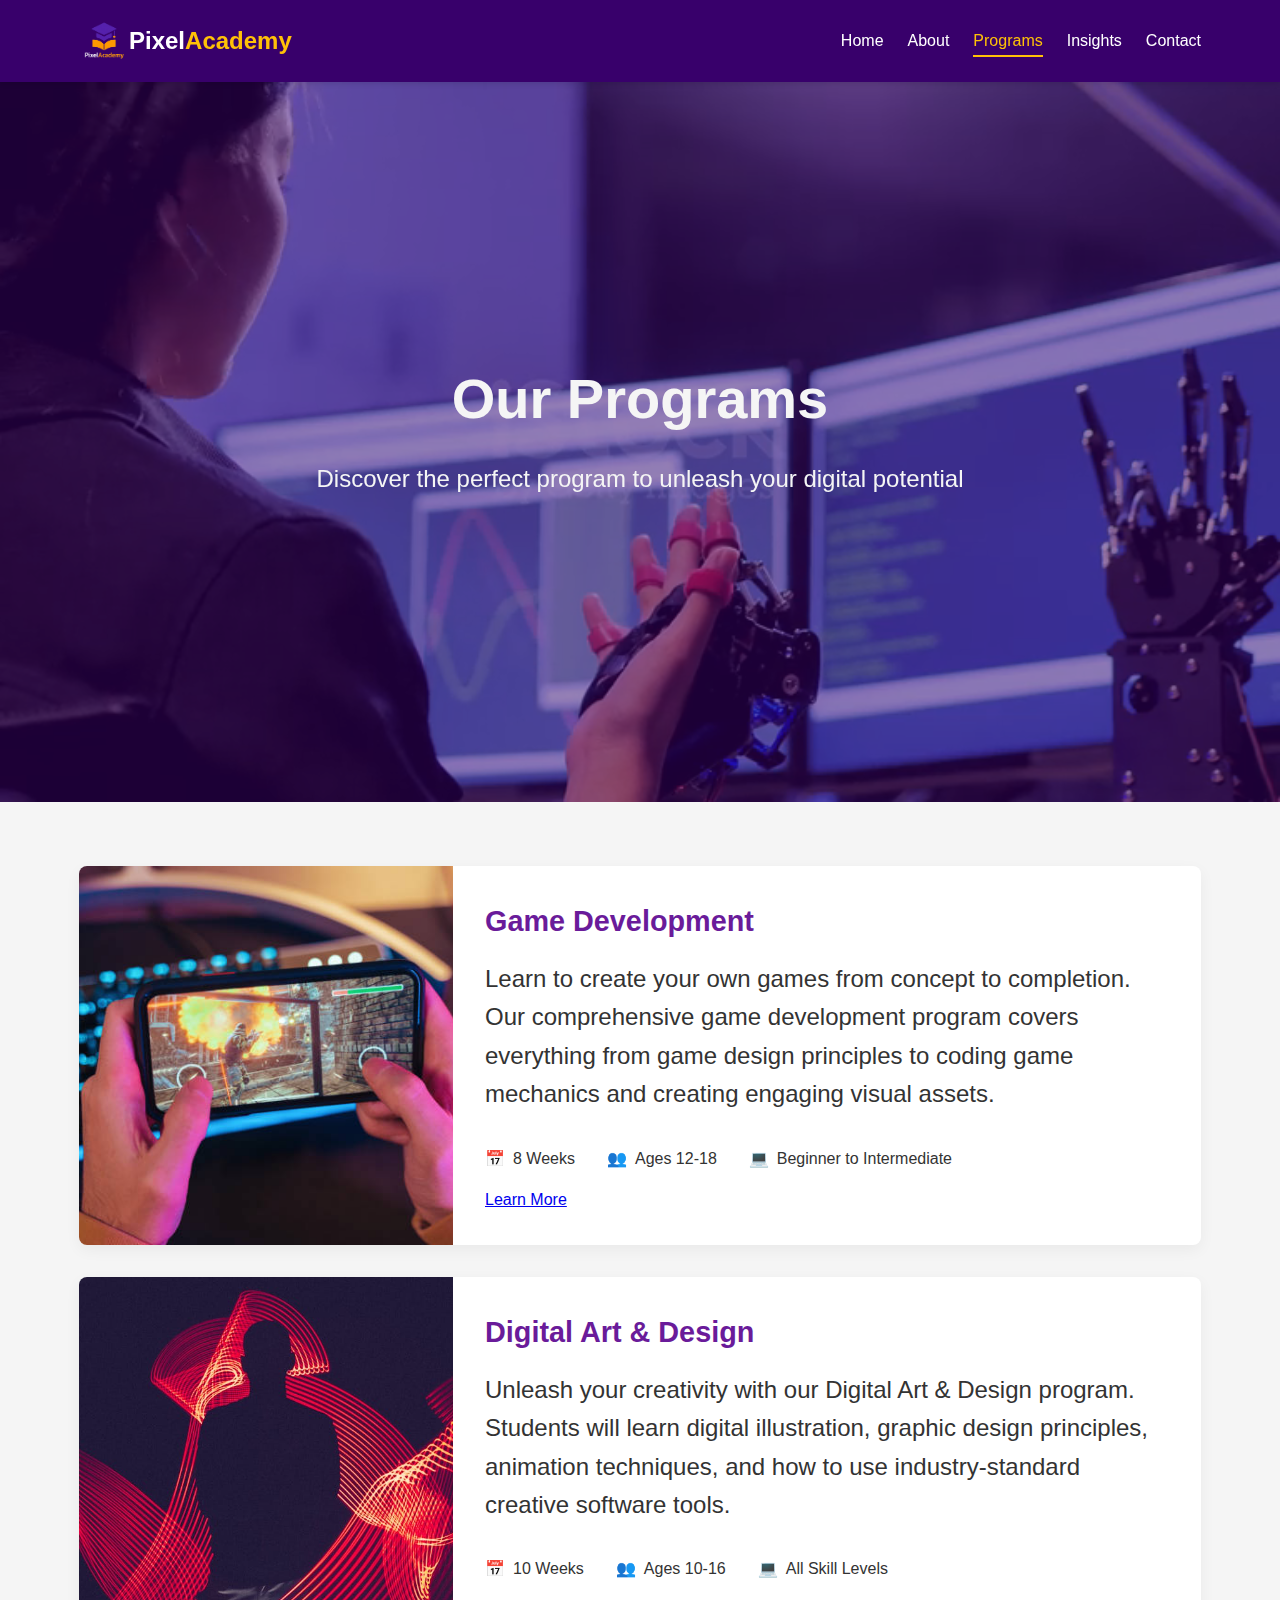
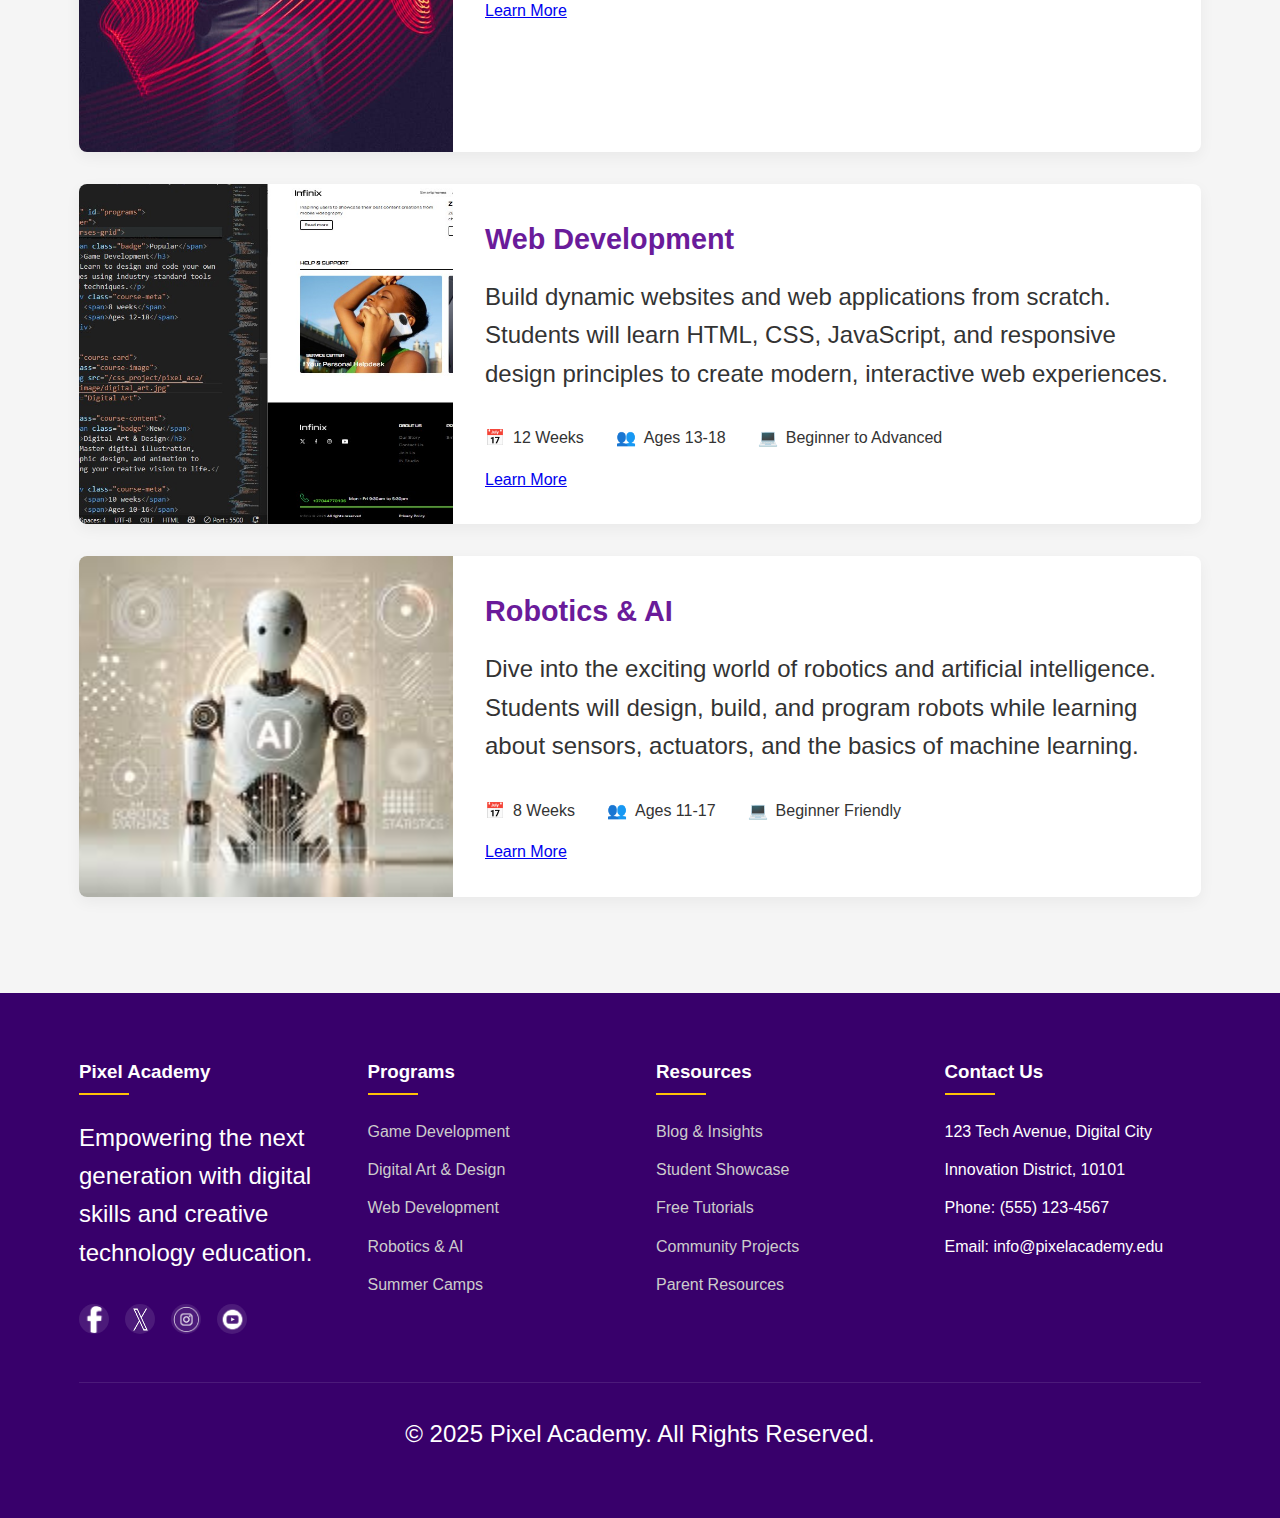
<file: programs.html>
<!DOCTYPE html>
<html lang="en">
<head>
    <meta charset="UTF-8">
    <meta name="viewport" content="width=device-width, initial-scale=1.0">
    <title>Pixel Academy</title>
    <link rel="stylesheet" href="style.css">
   <link rel="icon" href="piximage/favc.jpg" type="image/png" />
    <style>
  
   
        :root {
            --primary-dark: #38006b;
            --light: #f5f5f5;
            --accent: #ffc107;
        }
        
        * {
            margin: 0;
            padding: 0;
            box-sizing: border-box;
            font-family: 'Segoe UI', Tahoma, Geneva, Verdana, sans-serif;
        }
        
        .hero {
            position: relative;
            height: 80vh;
            display: flex;
            align-items: center;
            justify-content: center;
            color: var(--light);
        }
        
        .hero video {
            position: absolute;
            top: 0;
            left: 0;
            width: 100%;
            height: 100%;
            object-fit: cover;
            z-index: 0;
        }
        
        .hero-overlay {
            position: absolute;
            top: 0;
            left: 0;
            width: 100%;
            height: 100%;
            background-color: var(--primary-dark);
            opacity: 0.5; /* Lighter overlay */
            z-index: 1;
        }
        
        .container2 {
            position: relative;
            text-align: center;
            padding: 0 1rem;
            max-width: 800px;
            z-index: 2; 
        }
        
        h1 {
            font-size: 3.5rem;
            margin-bottom: 1rem;
        }
        
        p {
            font-size: 1.5rem;
            margin-bottom: 2rem;
        }
        
        @media (max-width: 768px) {
            h1 { font-size: 2.5rem; }
            p { font-size: 1.2rem; }
        }
    </style>
</head>
<body>
    
    <nav>
        <div class="container nav-container">
             <a href="index.html" class="logo"><img src="piximage/fav.png" alt="">    Pixel <span>Academy</span> </a>
            <button class="hamburger">☰</button>
            <ul class="nav-links">
                <li><a href="index.html">Home</a></li>
                <li><a href="about.html">About</a></li>
                <li><a href="programs.html">Programs</a></li>
                <li><a href="insight.html">Insights</a></li>
                <li><a href="contact.html">Contact</a></li>
            </ul>
        </div>
    </nav>
        <section class="hero">
        <video autoplay muted loop playsinline>
            <source src="piximage/programs.mp4" type="video/mp4">
            <!-- Using a CDN video as placeholder -->
        </video>
        <div class="hero-overlay"></div>
        <div class="container2">
            <h1>Our Programs</h1>
            <p>Discover the perfect program to unleash your digital potential</p>
        </div>
    </section>

        <section class="programs-section">
            <div class="container">
                <div class="program-item">
                    <div class="program-image">
                        <img src="piximage/game2.jpg" alt="Game Development Program">
                    </div>
                    <div class="program-content">
                        <h3>Game Development</h3>
                        <p>Learn to create your own games from concept to completion. Our comprehensive game development program covers everything from game design principles to coding game mechanics and creating engaging visual assets.</p>
                        <div class="program-details">
                            <div class="program-detail">
                                <span class="program-icon">📅</span>
                                <span>8 Weeks</span>
                            </div>
                            <div class="program-detail">
                                <span class="program-icon">👥</span>
                                <span>Ages 12-18</span>
                            </div>
                            <div class="program-detail">
                                <span class="program-icon">💻</span>
                                <span>Beginner to Intermediate</span>
                            </div>
                        </div>
                        <a href="#" class="btn">Learn More</a>
                    </div>
                </div>
                
                <div class="program-item">
                    <div class="program-image">
                        <img src="piximage/digital_art2.jpeg" alt="Digital Art Program">
                    </div>
                    <div class="program-content">
                        <h3>Digital Art & Design</h3>
                        <p>Unleash your creativity with our Digital Art & Design program. Students will learn digital illustration, graphic design principles, animation techniques, and how to use industry-standard creative software tools.</p>
                        <div class="program-details">
                            <div class="program-detail">
                                <span class="program-icon">📅</span>
                                <span>10 Weeks</span>
                            </div>
                            <div class="program-detail">
                                <span class="program-icon">👥</span>
                                <span>Ages 10-16</span>
                            </div>
                            <div class="program-detail">
                                <span class="program-icon">💻</span>
                                <span>All Skill Levels</span>
                            </div>
                        </div>
                        <a href="#" class="btn">Learn More</a>
                    </div>
                </div>
                
                <div class="program-item">
                    <div class="program-image">
                        <img src="piximage/web_dev.jpg" alt="Web Development Program">
                    </div>
                    <div class="program-content">
                        <h3>Web Development</h3>
                        <p>Build dynamic websites and web applications from scratch. Students will learn HTML, CSS, JavaScript, and responsive design principles to create modern, interactive web experiences.</p>
                        <div class="program-details">
                            <div class="program-detail">
                                <span class="program-icon">📅</span>
                                <span>12 Weeks</span>
                            </div>
                            <div class="program-detail">
                                <span class="program-icon">👥</span>
                                <span>Ages 13-18</span>
                            </div>
                            <div class="program-detail">
                                <span class="program-icon">💻</span>
                                <span>Beginner to Advanced</span>
                            </div>
                        </div>
                        <a href="#" class="btn">Learn More</a>
                    </div>
                </div>
                
                <div class="program-item">
                    <div class="program-image">
                        <img src="piximage/robotics.jpeg" alt="Robotics Program">
                    </div>
                    <div class="program-content">
                        <h3>Robotics & AI</h3>
                        <p>Dive into the exciting world of robotics and artificial intelligence. Students will design, build, and program robots while learning about sensors, actuators, and the basics of machine learning.</p>
                        <div class="program-details">
                            <div class="program-detail">
                                <span class="program-icon">📅</span>
                                <span>8 Weeks</span>
                            </div>
                            <div class="program-detail">
                                <span class="program-icon">👥</span>
                                <span>Ages 11-17</span>
                            </div>
                            <div class="program-detail">
                                <span class="program-icon">💻</span>
                                <span>Beginner Friendly</span>
                            </div>
                        </div>
                        <a href="#" class="btn">Learn More</a>
                    </div>
                </div>
            </div>
        </section>
      <footer>
        <div class="container">
            <div class="footer-grid">
                <div class="footer-column">
                    <h3>Pixel Academy</h3>
                    <p>Empowering the next generation with digital skills and creative technology education.</p>
                    <div class="social-links">
                        <a href="#" class="social-link"><img src="piximage/facebook.png" alt=""></a>
                        <a href="#" class="social-link"><img src="piximage/x.png" alt=""></a>
                        <a href="#" class="social-link"><img src="piximage/ig.png" alt=""></a>
                        <a href="#" class="social-link"><img src="piximage/youtube.png" alt=""></a>
                    </div>
                </div>
                <div class="footer-column">
                    <h3>Programs</h3>
                    <ul class="footer-links">
                        <li><a href="#">Game Development</a></li>
                        <li><a href="#">Digital Art & Design</a></li>
                        <li><a href="#">Web Development</a></li>
                        <li><a href="#">Robotics & AI</a></li>
                        <li><a href="#">Summer Camps</a></li>
                    </ul>
                </div>
                <div class="footer-column">
                    <h3>Resources</h3>
                    <ul class="footer-links">
                        <li><a href="#">Blog & Insights</a></li>
                        <li><a href="#">Student Showcase</a></li>
                        <li><a href="#">Free Tutorials</a></li>
                        <li><a href="#">Community Projects</a></li>
                        <li><a href="#">Parent Resources</a></li>
                    </ul>
                </div>
                <div class="footer-column">
                    <h3>Contact Us</h3>
                    <ul class="footer-links">
                        <li>123 Tech Avenue, Digital City</li>
                        <li>Innovation District, 10101</li>
                        <li>Phone: (555) 123-4567</li>
                        <li>Email: info@pixelacademy.edu</li>
                    </ul>
                </div>
            </div>
            <div class="footer-bottom">
                <p>&copy; 2025 Pixel Academy. All Rights Reserved.</p>
            </div>
        </div>
    </footer>

</body>
<script>
    // Simple JavaScript to handle hamburger menu toggle
document.addEventListener('DOMContentLoaded', function() {
    // Get elements
    const hamburger = document.querySelector('.hamburger');
    const navLinks = document.querySelector('.nav-links');
    const navItems = document.querySelectorAll('.nav-links a');
    
    // Toggle mobile menu when hamburger is clicked
    hamburger.addEventListener('click', function() {
        navLinks.classList.toggle('active');
    });
    
    // Highlight active navigation link based on current page
    const currentPage = window.location.pathname.split('/').pop() || 'index.html';
    
    navItems.forEach(item => {
        // Add active class to current page link
        if (item.getAttribute('href') === currentPage) {
            item.classList.add('active');
        }
        
        // Close mobile menu when a link is clicked
        item.addEventListener('click', function() {
            navLinks.classList.remove('active');
        });
    });
});
                </script>
</html>
</file>
<file: style.css>
/* Global Styles */
        :root {
            --primary: #6a1b9a;
            --primary-light: #9c4dcc;
            --primary-dark: #38006b;
            --accent: #ffc107;
            --light: #f5f5f5;
            --dark: #333;
            --gray: #e0e0e0;
        }
        
        * {
            margin: 0;
            padding: 0;
            box-sizing: border-box;
            font-family: 'Segoe UI', Tahoma, Geneva, Verdana, sans-serif;
        }
        
        body {
            background-color: var(--light);
            color: var(--dark);
            line-height: 1.6;
        }
        
        .container {
            width: 90%;
            max-width: 1200px;
            margin: 0 auto;
            padding: 0 15px;
        }
        .logo img{
            width: 50px;
        }
        /* Navigation */
        nav {
            background-color: var(--primary-dark);
            padding: 1rem 0;
            position: sticky;
            top: 0;
            z-index: 100;
            box-shadow: 0 2px 5px rgba(0, 0, 0, 0.1);
        }
        
        .nav-container {
            display: flex;
            justify-content: space-between;
            align-items: center;
        }
        
        .logo {
            display: flex;
            align-items: center;
            font-size: 1.5rem;
            font-weight: bold;
            color: white;
            text-decoration: none;
        }
        
        .logo span {
            color: var(--accent);
        }
        
        .nav-links {
            display: flex;
            list-style: none;
        }
        
        .nav-links li {
            margin-left: 1.5rem;
        }
        
        .nav-links a {
            color: white;
            text-decoration: none;
            font-weight: 500;
            transition: color 0.3s;
            padding: 0.5rem 0;
            position: relative;
        }
        
        .nav-links a:hover {
            color: var(--accent);
        }
        
        .nav-links a.active {
            color: var(--accent);
        }
        
        .nav-links a.active::after {
            content: '';
            position: absolute;
            bottom: 0;
            left: 0;
            width: 100%;
            height: 2px;
            background-color: var(--accent);
        }
        
        .hamburger {
            display: none;
            cursor: pointer;
            background: none;
            border: none;
            color: white;
            font-size: 1.5rem;
        }
        
        /* Hero Section */
       .hero {
            position: relative;
            height: 100vh;
            width: 100%;
            display: flex;
            align-items: center;
            justify-content: center;
            overflow: hidden;
        }
        
        .hero-bg {
            position: absolute;
            top: 0;
            left: 0;
            width: 100%;
            height: 100%;
            object-fit: cover;
            z-index: -2;
        }
        
        .hero-overlay {
            position: absolute;
            top: 0;
            left: 0;
            width: 100%;
            height: 100%;
            background-color: var(--primary-dark);
            opacity: 0.7;
            z-index: -1;
        }
        
        .hero-content {
            text-align: center;
            color: var(--light);
            padding: 2rem;
            max-width: 800px;
            z-index: 1;
        }
        
        .hero-content h1 {
            font-size: 3rem;
            margin-bottom: 1.5rem;
            font-weight: 700;
        }
        
        .hero-content p {
            font-size: 1.25rem;
            margin-bottom: 2.5rem;
            line-height: 1.6;
        }
        
        .cta-button {
            background-color: var(--accent);
            color: var(--primary-dark);
            padding: 0.875rem 1.75rem;
            font-size: 1.125rem;
            font-weight: 700;
            border: none;
            border-radius: 4px;
            cursor: pointer;
            transition: transform 0.3s ease, box-shadow 0.3s ease;
            text-decoration: none;
            display: inline-block;
        }
        
       .cta-button {
    background: linear-gradient(135deg, #ffc107 0%, #ff9800 100%);
    color: #38006b;
    padding: 0.875rem 2rem;
    font-size: 1.125rem;
    font-weight: 700;
    border: none;
    border-radius: 50px;
    cursor: pointer;
    position: relative;
    overflow: hidden;
    transition: all 0.3s ease;
    text-decoration: none;
    display: inline-block;
    letter-spacing: 0.5px;
    text-transform: uppercase;
    box-shadow: 0 4px 15px rgba(255, 193, 7, 0.4);
}

.cta-button:before {
    content: '';
    position: absolute;
    top: 0;
    left: -100%;
    width: 100%;
    height: 100%;
    background: linear-gradient(90deg, rgba(255,255,255,0) 0%, rgba(255,255,255,0.3) 50%, rgba(255,255,255,0) 100%);
    transition: left 0.7s ease;
    z-index: 1;
}

.cta-button:hover {
    transform: translateY(-3px);
    box-shadow: 0 10px 25px rgba(255, 193, 7, 0.6);
    background: linear-gradient(135deg, #ffca28 0%, #ffb300 100%);
}

.cta-button:hover:before {
    left: 100%;
}

.cta-button:active {
    transform: translateY(-1px);
    box-shadow: 0 5px 15px rgba(255, 193, 7, 0.4);
}
        
        @media screen and (max-width: 768px) {
            .hero-content h1 {
                font-size: 2.5rem;
            }
            
            .hero-content p {
                font-size: 1.1rem;
            }
            
            .cta-button {
                padding: 0.75rem 1.5rem;
                font-size: 1rem;
            }
        }
        
        @media screen and (max-width: 480px) {
            .hero-content h1 {
                font-size: 2rem;
            }
            
            .hero-content p {
                font-size: 1rem;
            }
        }
        /* Features Section */
        .features {
            padding: 4rem 0;
        }
        
        .section-title {
            text-align: center;
            margin-bottom: 3rem;
            color: var(--primary-dark);
        }
        
        .section-title h2 {
            font-size: 2.5rem;
            display: inline-block;
            position: relative;
        }
        
        .section-title h2::after {
            content: '';
            position: absolute;
            bottom: -10px;
            left: 0;
            width: 100%;
            height: 3px;
            background-color: var(--accent);
        }
        
        .features-grid {
            display: grid;
            grid-template-columns: repeat(auto-fit, minmax(300px, 1fr));
            gap: 2rem;
            margin-top: 2rem;
        }
        
        .feature-card {
            background-color: white;
            border-radius: 8px;
            overflow: hidden;
            box-shadow: 0 5px 15px rgba(0, 0, 0, 0.05);
            transition: transform 0.3s, box-shadow 0.3s;
        }
        
        .feature-card:hover {
            transform: translateY(-10px);
            box-shadow: 0 15px 30px rgba(0, 0, 0, 0.1);
        }
        
        .feature-image {
            height: 200px;
            overflow: hidden;
        }
        
        .feature-image img {
            width: 100%;
            height: 100%;
            object-fit: cover;
            transition: transform 0.5s;
        }
        
        .feature-card:hover .feature-image img {
            transform: scale(1.1);
        }
        
        .feature-content {
            padding: 1.5rem;
        }
        
        .feature-content h3 {
            color: var(--primary);
            margin-bottom: 1rem;
        }
        
        /* Courses Section */
        .courses {
            padding: 4rem 0;
            background-color: #f9f4ff;
        }
        
        .courses-grid {
            display: grid;
            grid-template-columns: repeat(auto-fill, minmax(280px, 1fr));
            gap: 2rem;
        }
        
        .course-card {
            background-color: white;
            border-radius: 8px;
            overflow: hidden;
            box-shadow: 0 5px 15px rgba(0, 0, 0, 0.05);
            transition: transform 0.3s;
        }
        
        .course-card:hover {
            transform: translateY(-5px);
        }
        
        .course-image {
            height: 180px;
            overflow: hidden;
        }
        
        .course-image img {
            width: 100%;
            height: 100%;
            object-fit: cover;
        }
        
        .course-content {
            padding: 1.5rem;
        }
        
        .course-content h3 {
            color: var(--primary);
            margin-bottom: 0.5rem;
        }
        
        .course-meta {
            display: flex;
            justify-content: space-between;
            margin-top: 1rem;
            font-size: 0.9rem;
            color: #666;
        }
        
        .badge {
            display: inline-block;
            background-color: var(--primary-light);
            color: white;
            padding: 0.3rem 0.8rem;
            border-radius: 20px;
            font-size: 0.8rem;
            margin-bottom: 1rem;
        }
        
        /* About Page */
        .about-section {
            padding: 4rem 0;
        }
        
        .about-content {
            display: grid;
            grid-template-columns: 1fr 1fr;
            gap: 3rem;
            align-items: center;
        }
        
        .about-image {
            overflow: hidden;
            border-radius: 10px;
            box-shadow: 0 5px 15px rgba(0, 0, 0, 0.1);
        }
        
        .about-image img {
            width: 100%;
            height: auto;
            display: block;
        }
        
        .about-text h2 {
            color: var(--primary);
            margin-bottom: 1.5rem;
            font-size: 2.5rem;
        }
        
        .about-text p {
            margin-bottom: 1.5rem;
        }
        
        .stats-grid {
            display: grid;
            grid-template-columns: repeat(3, 1fr);
            gap: 1rem;
            margin-top: 2rem;
        }
        
        .stat-item {
            text-align: center;
            padding: 1.5rem;
            background-color: white;
            border-radius: 8px;
            box-shadow: 0 5px 15px rgba(0, 0, 0, 0.05);
        }
        
        .stat-number {
            font-size: 2.5rem;
            font-weight: bold;
            color: var(--primary);
            margin-bottom: 0.5rem;
        }
        
        /* Team Section */
        .team-section {
            padding: 4rem 0;
            background-color: #f9f4ff;
        }
        
        .team-grid {
            display: grid;
            grid-template-columns: repeat(auto-fill, minmax(250px, 1fr));
            gap: 2rem;
        }
        
        .team-card {
            background-color: white;
            border-radius: 8px;
            overflow: hidden;
            box-shadow: 0 5px 15px rgba(0, 0, 0, 0.05);
            text-align: center;
            transition: transform 0.3s;
        }
        
        .team-card:hover {
            transform: translateY(-5px);
        }
        
        .team-image {
            height: 250px;
            overflow: hidden;
        }
        
        .team-image img {
            width: 100%;
            height: 100%;
            object-fit: cover;
        }
        
        .team-content {
            padding: 1.5rem;
        }
        
        .team-content h3 {
            color: var(--primary);
            margin-bottom: 0.5rem;
        }
        
        .team-position {
            color: #666;
            font-style: italic;
            margin-bottom: 1rem;
        }
        
        /* Programs Page */
        .programs-section {
            padding: 4rem 0;
        }
        
        .program-item {
            background-color: white;
            border-radius: 8px;
            overflow: hidden;
            box-shadow: 0 5px 15px rgba(0, 0, 0, 0.05);
            margin-bottom: 2rem;
            display: grid;
            grid-template-columns: 1fr 2fr;
        }
        
        .program-image {
            height: 100%;
            min-height: 250px;
        }
        
        .program-image img {
            width: 100%;
            height: 100%;
            object-fit: cover;
        }
        
        .program-content {
            padding: 2rem;
        }
        
        .program-content h3 {
            color: var(--primary);
            margin-bottom: 1rem;
            font-size: 1.8rem;
        }
        
        .program-details {
            display: flex;
            margin: 1rem 0;
        }
        
        .program-detail {
            margin-right: 2rem;
            display: flex;
            align-items: center;
        }
        
        .program-icon {
            color: var(--primary);
            margin-right: 0.5rem;
        }
        
        /* Insights Page */
        .insights-section {
            padding: 4rem 0;
        }
        
        .insights-grid {
            display: grid;
            grid-template-columns: 2fr 1fr;
            gap: 2rem;
        }
        
        .main-insights {
            display: grid;
            gap: 2rem;
        }
        
        .insight-card {
            background-color: white;
            border-radius: 8px;
            overflow: hidden;
            box-shadow: 0 5px 15px rgba(0, 0, 0, 0.05);
        }
        
        .insight-image {
            height: 250px;
            overflow: hidden;
        }
        
        .insight-image img {
            width: 100%;
            height: 100%;
            object-fit: cover;
            transition: transform 0.5s;
        }
        
        .insight-card:hover .insight-image img {
            transform: scale(1.05);
        }
        
        .insight-content {
            padding: 1.5rem;
        }
        
        .insight-content h3 {
            color: var(--primary);
            margin-bottom: 1rem;
        }
        
        .insight-meta {
            display: flex;
            color: #666;
            font-size: 0.9rem;
            margin-bottom: 1rem;
        }
        
        .insight-meta span {
            margin-right: 1.5rem;
            display: flex;
            align-items: center;
        }
        
        .insight-sidebar {
            background-color: white;
            border-radius: 8px;
            padding: 1.5rem;
            box-shadow: 0 5px 15px rgba(0, 0, 0, 0.05);
            height: fit-content;
        }
        
        .sidebar-section {
            margin-bottom: 2rem;
        }
        
        .sidebar-section h3 {
            color: var(--primary);
            margin-bottom: 1rem;
            padding-bottom: 0.5rem;
            border-bottom: 2px solid var(--accent);
        }
        
        .category-list {
            list-style: none;
        }
        
        .category-list li {
            margin-bottom: 0.5rem;
        }
        
        .category-list a {
            color: var(--dark);
            text-decoration: none;
            display: flex;
            justify-content: space-between;
            transition: color 0.3s;
        }
        
        .category-list a:hover {
            color: var(--primary);
        }
        
        .tag-cloud {
            display: flex;
            flex-wrap: wrap;
            gap: 0.5rem;
        }
        
        .tag {
            background-color: #f0e4fa;
            color: var(--primary);
            padding: 0.3rem 0.8rem;
            border-radius: 20px;
            font-size: 0.8rem;
            transition: background-color 0.3s;
        }
        
        .tag:hover {
            background-color: var(--primary-light);
            color: white;
        }
        
        /* Contact Section */
        .contact-section {
            padding: 4rem 0;
            background-color: #f9f4ff;
        }
        
        .contact-grid {
            display: grid;
            grid-template-columns: 1fr 1fr;
            gap: 3rem;
        }
        
        .contact-form {
            background-color: white;
            padding: 2rem;
            border-radius: 8px;
            box-shadow: 0 5px 15px rgba(0, 0, 0, 0.05);
        }
        
        .form-group {
            margin-bottom: 1.5rem;
        }
        
        .form-group label {
            display: block;
            margin-bottom: 0.5rem;
            color: var(--primary-dark);
            font-weight: 500;
        }
        
        .form-control {
            width: 100%;
            padding: 0.8rem;
            border: 1px solid #ddd;
            border-radius: 4px;
            font-size: 1rem;
        }
        
        textarea.form-control {
            min-height: 150px;
            resize: vertical;
        }
        
        .contact-info {
            display: flex;
            flex-direction: column;
            justify-content: center;
        }
        
        .contact-card {
            background-color: white;
            padding: 2rem;
            border-radius: 8px;
            box-shadow: 0 5px 15px rgba(0, 0, 0, 0.05);
            margin-bottom: 2rem;
        }
        
        .contact-card h3 {
            color: var(--primary);
            margin-bottom: 1.5rem;
        }
        
        .contact-item {
            display: flex;
            margin-bottom: 1rem;
            align-items: center;
        }
        
        .contact-icon {
            width: 40px;
            height: 40px;
            background-color: #f0e4fa;
            border-radius: 50%;
            display: flex;
            align-items: center;
            justify-content: center;
            color: var(--primary);
            margin-right: 1rem;
        }
        
        .map {
            height: 250px;
            background-color: #eee;
            border-radius: 8px;
            overflow: hidden;
        }
        
        /* Footer */
        footer {
            background-color: var(--primary-dark);
            color: white;
            padding: 4rem 0 2rem;
        }
        
        .footer-grid {
            display: grid;
            grid-template-columns: repeat(auto-fit, minmax(200px, 1fr));
            gap: 2rem;
            margin-bottom: 3rem;
        }
        
        .footer-column h3 {
            color: white;
            margin-bottom: 1.5rem;
            position: relative;
            display: inline-block;
            padding-bottom: 0.5rem;
        }
        
        .footer-column h3::after {
            content: '';
            position: absolute;
            bottom: 0;
            left: 0;
            width: 50px;
            height: 2px;
            background-color: var(--accent);
        }
        
        .footer-links {
            list-style: none;
        }
        
        .footer-links li {
            margin-bottom: 0.8rem;
        }
        
        .footer-links a {
            color: #ccc;
            text-decoration: none;
            transition: color 0.3s;
        }
        
        .footer-links a:hover {
            color: var(--accent);
        }
        
        .social-links {
            display: flex;
            gap: 1rem;
            margin-top: 1rem;
        }
        
        .social-link {
            width: 30px;
            height: 30px;
            background-color: rgba(255, 255, 255, 0.1);
            border-radius: 50%;
            display: flex;
            align-items: center;
            justify-content: center;
            color: white;
            text-decoration: none;
            transition: all 0.3s;
        }
        .social-link img{
            width: 27px;height: 27px;
            border-radius: 50%;
        }
        
        .social-link:hover {
            background-color: var(--accent);
            color: var(--primary-dark);
            transform: translateY(-3px);
        }
        
        .footer-bottom {
            text-align: center;
            padding-top: 2rem;
            border-top: 1px solid rgba(255, 255, 255, 0.1);
        }
        
        /* Responsive Design */
        @media (max-width: 992px) {
            .hero-container {
                flex-direction: column;
                text-align: center;
            }
            
            .hero-content {
                padding-right: 0;
                margin-bottom: 2rem;
            }
            
            .hero p {
                margin: 0 auto 2rem;
            }
            
            .about-content {
                grid-template-columns: 1fr;
            }
            
            .contact-grid, 
            .insights-grid,
            .program-item {
                grid-template-columns: 1fr;
            }
        }
        
        @media (max-width: 768px) {
            .nav-links {
                display: none;
                flex-direction: column;
                position: absolute;
                top: 100%;
                left: 0;
                width: 100%;
                background-color: var(--primary-dark);
                padding: 1rem 0;
            }
            
            .nav-links.active {
                display: flex;
            }
            
            .nav-links li {
                margin: 0.5rem 0;
                text-align: center;
            }
            
            .hamburger {
                display: block;
            }
            
            .stats-grid {
                grid-template-columns: 1fr;
            }
        }
</file>
